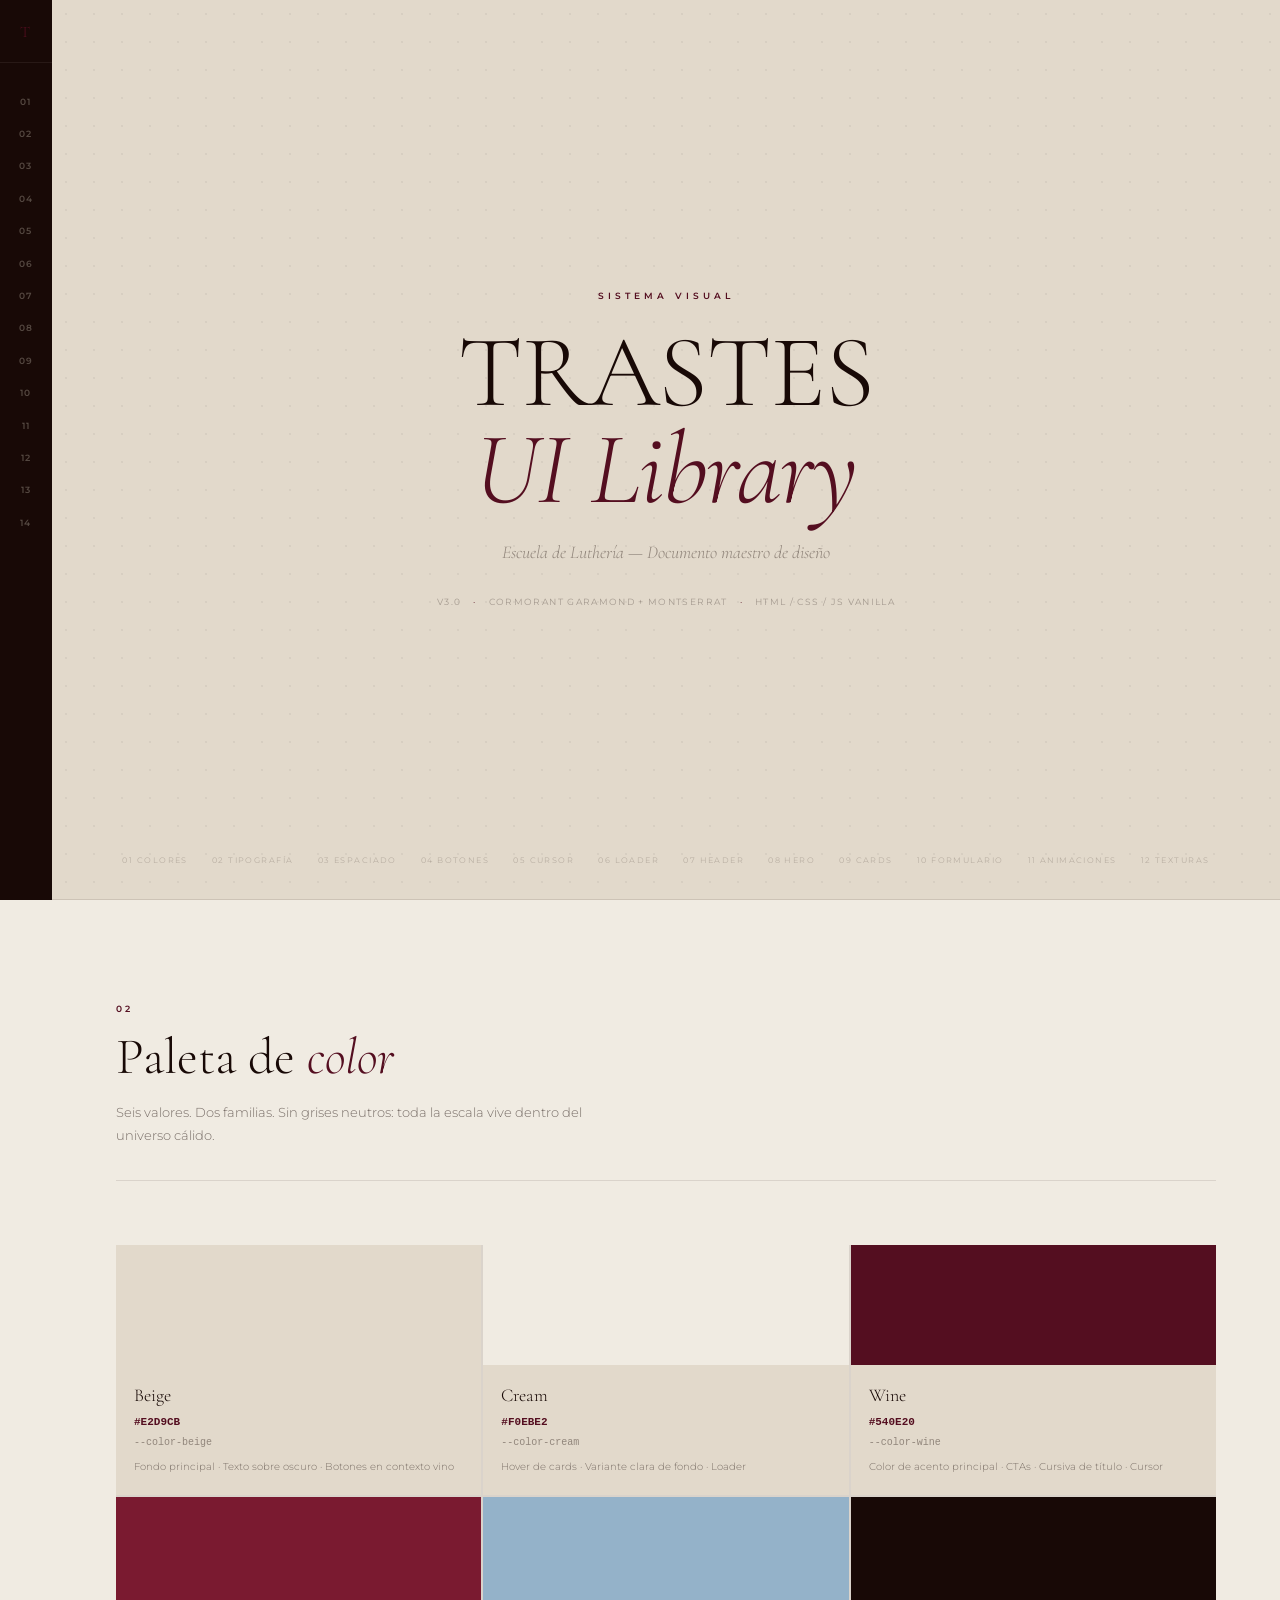
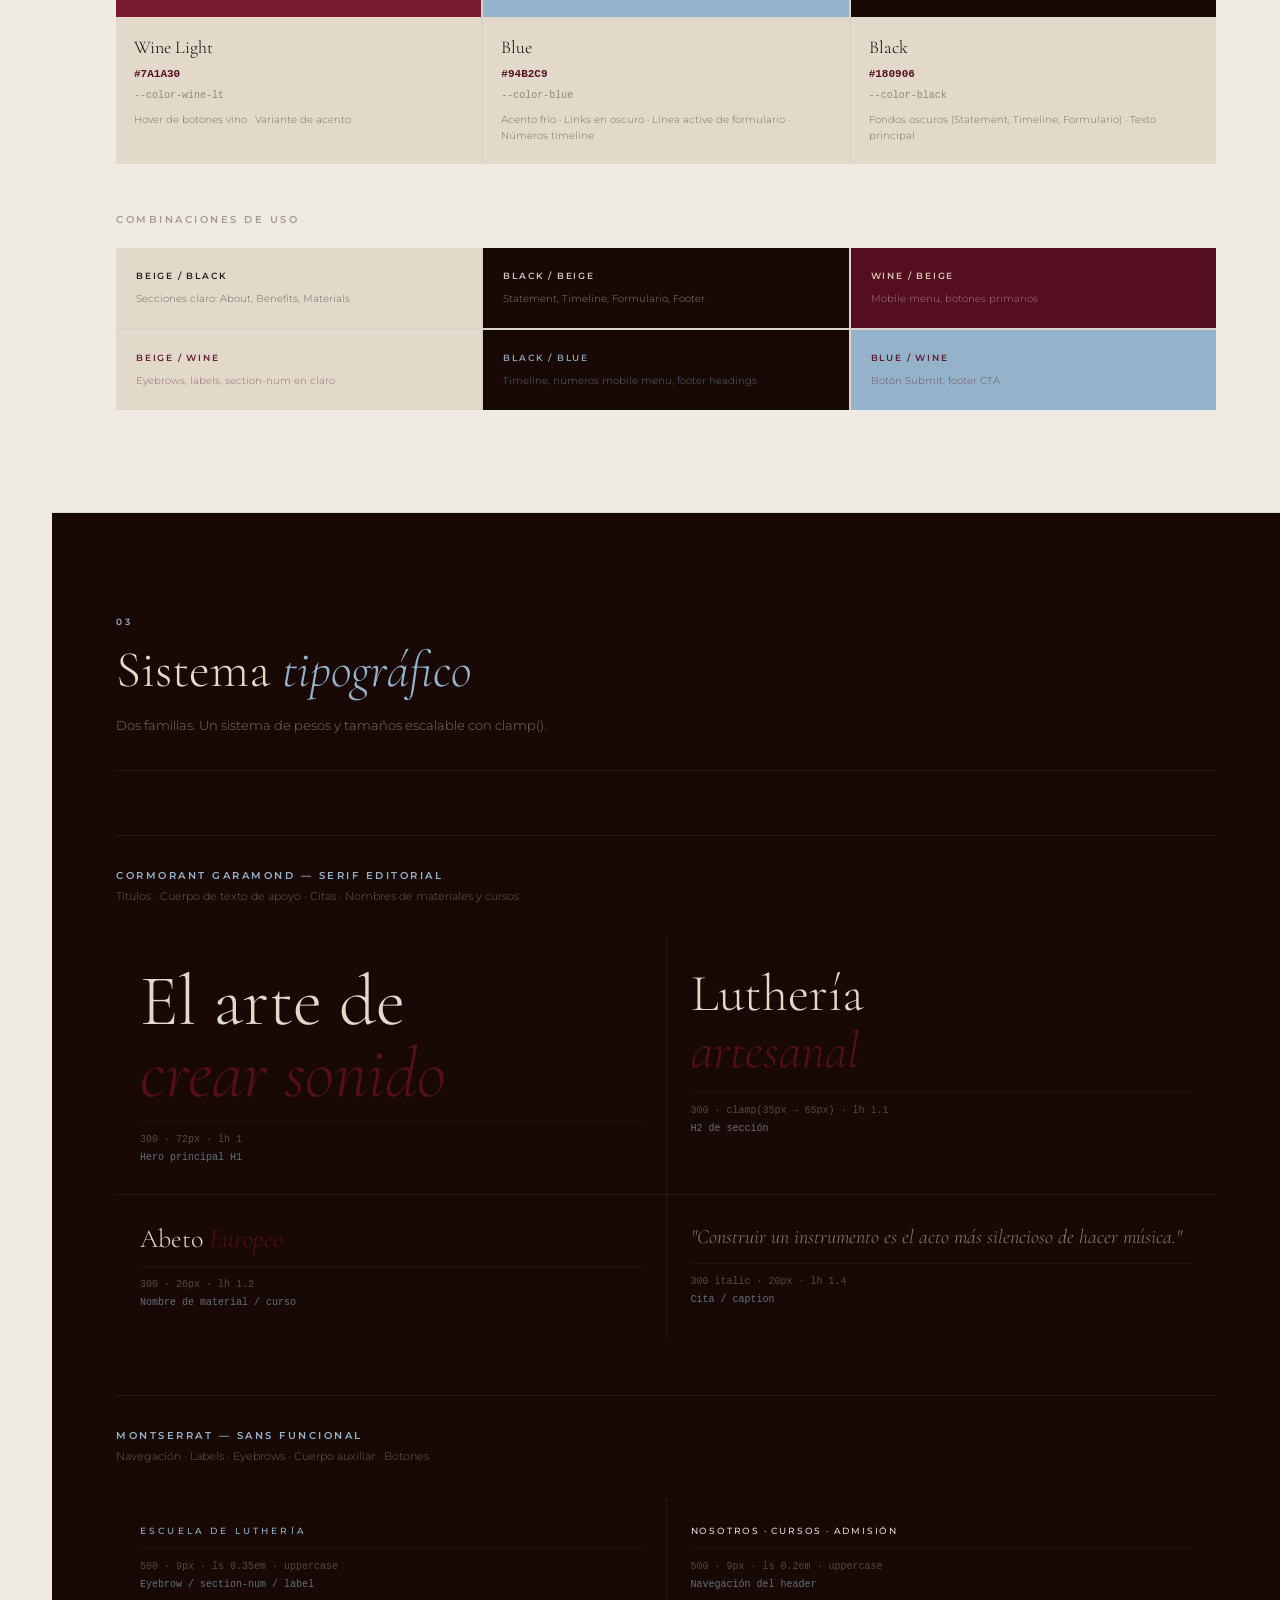
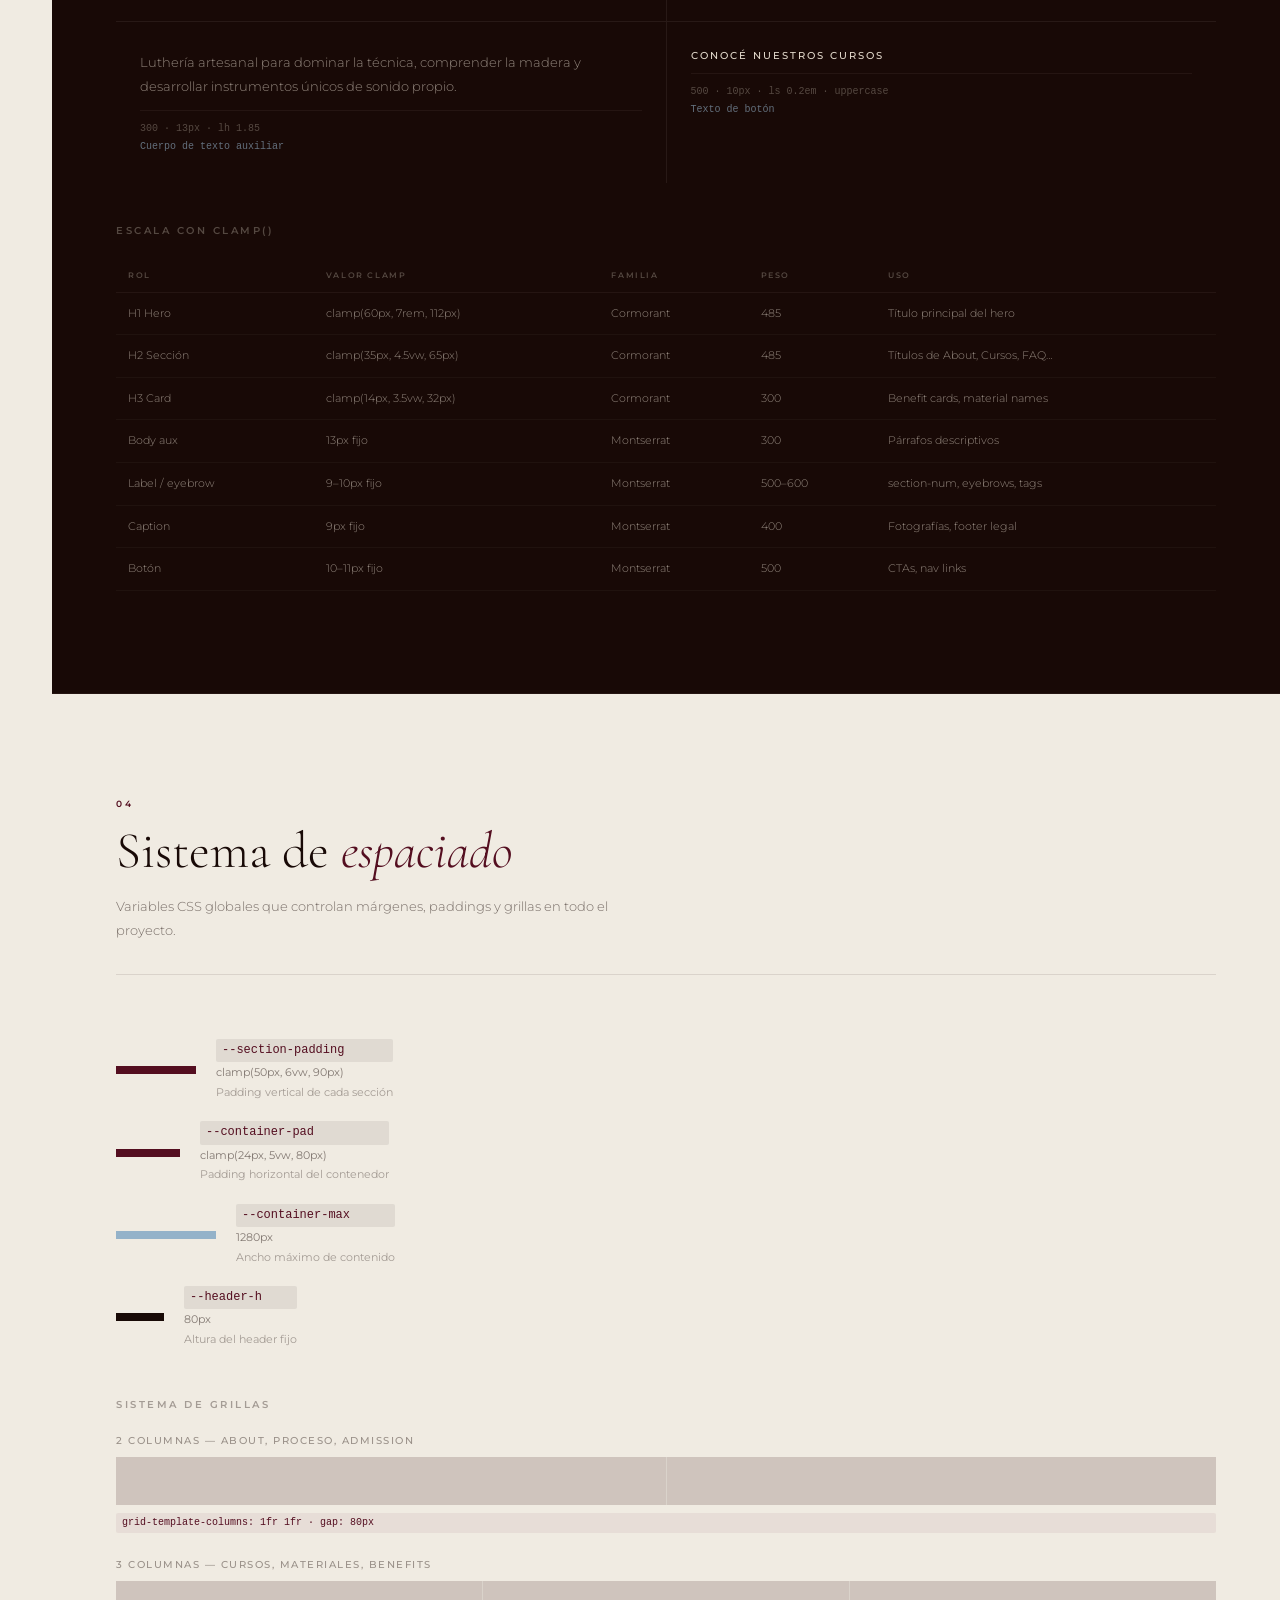
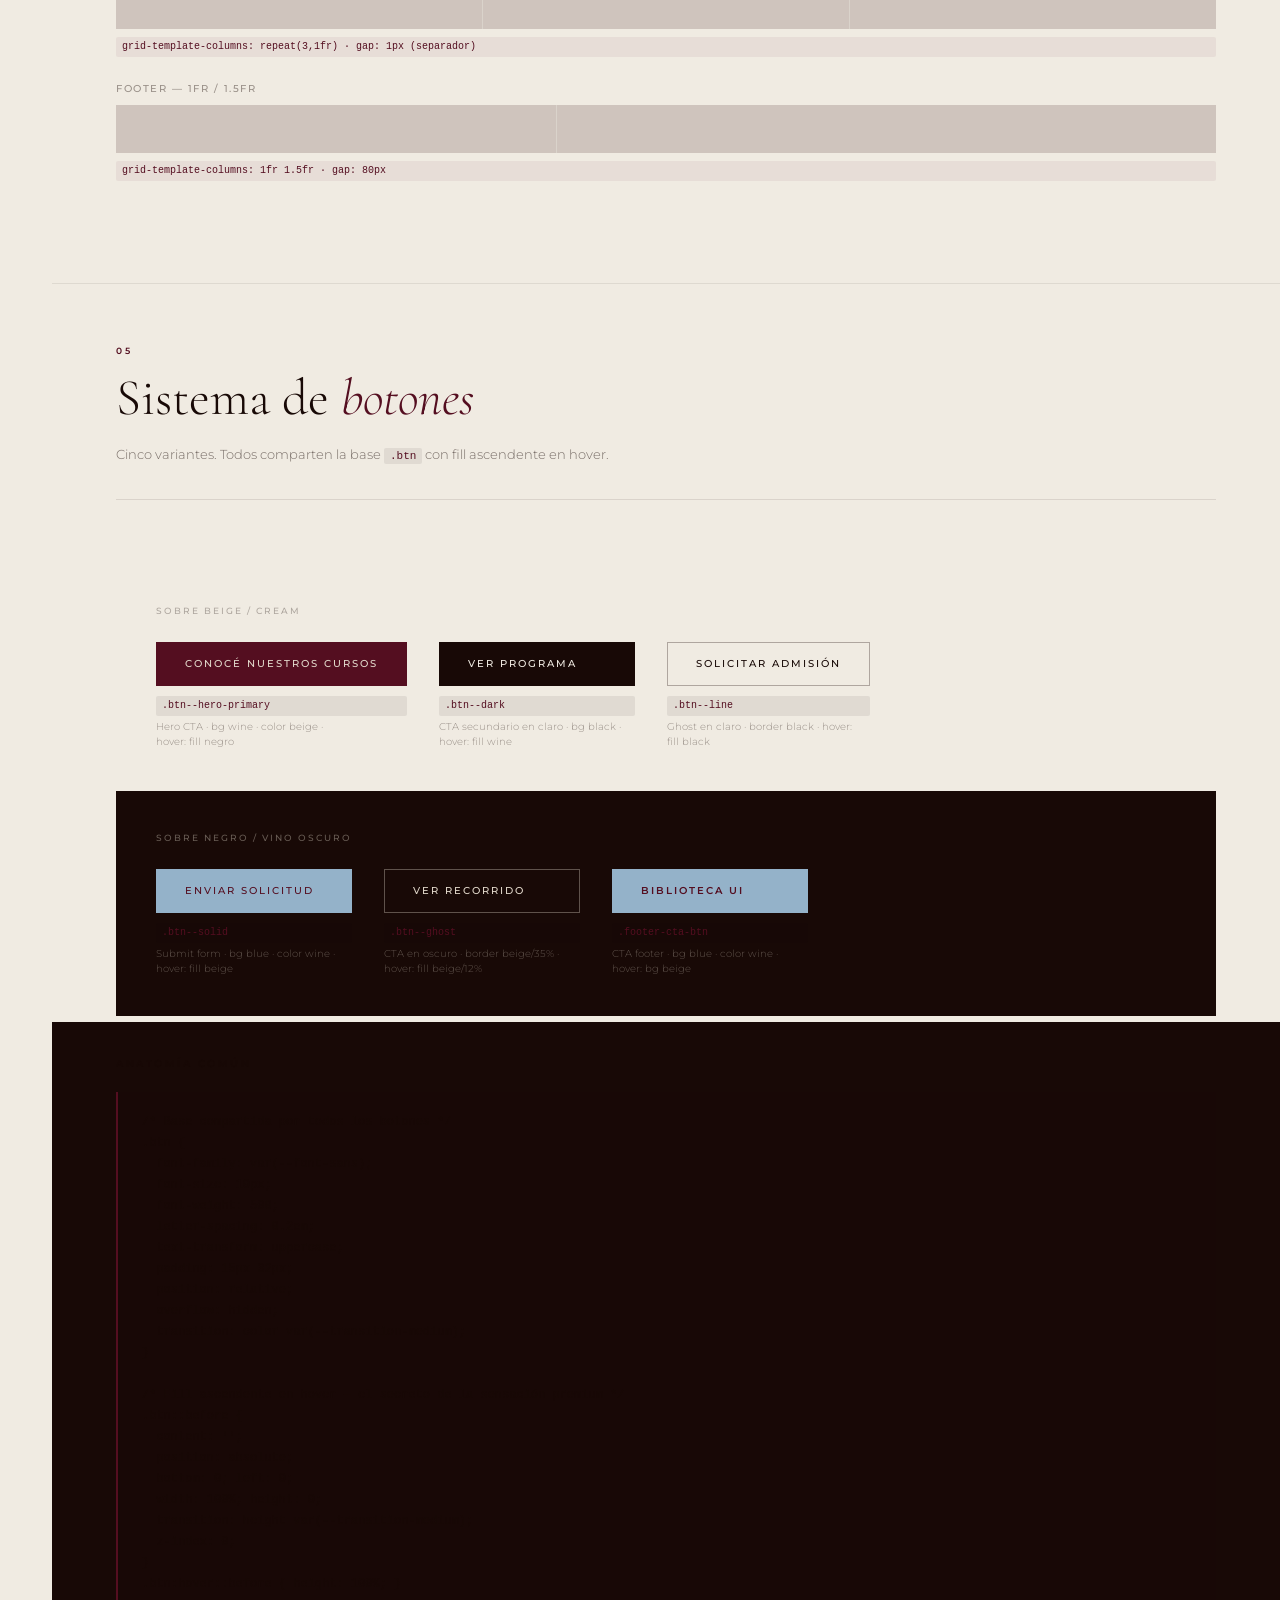
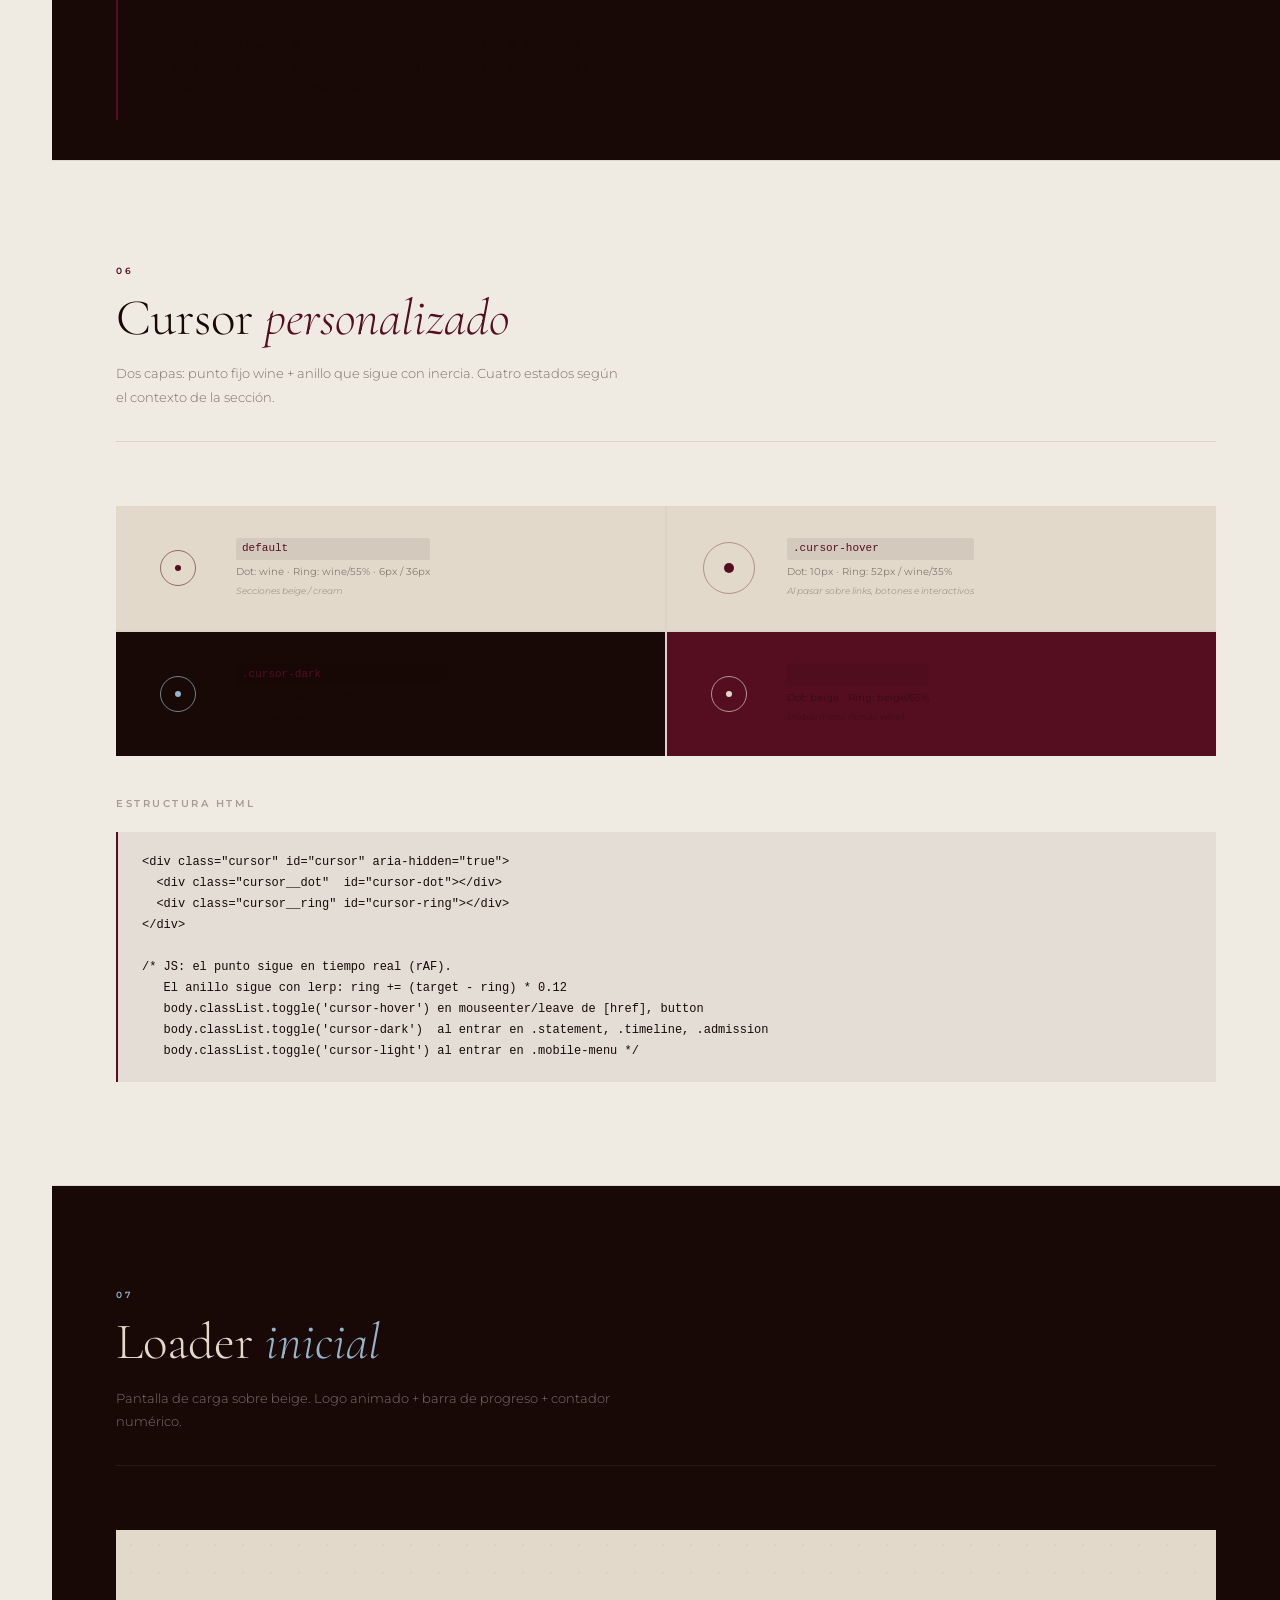
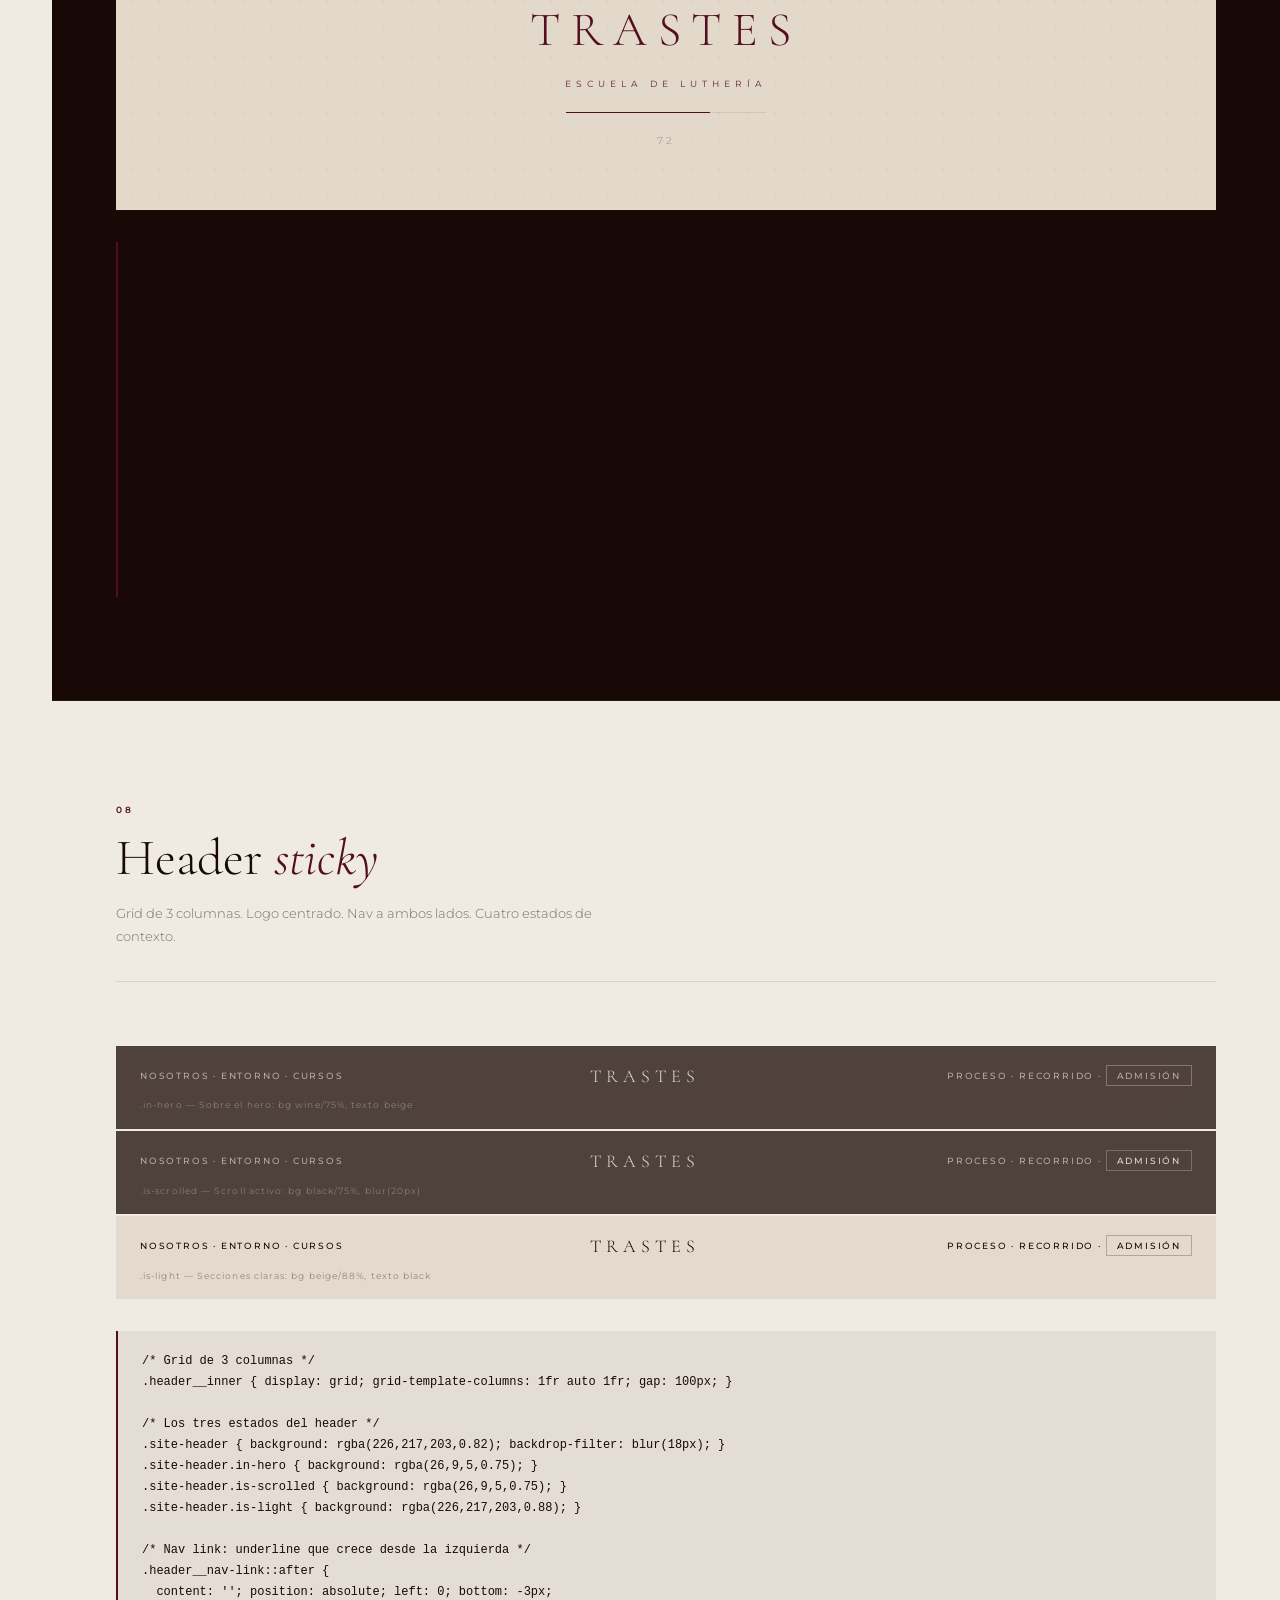
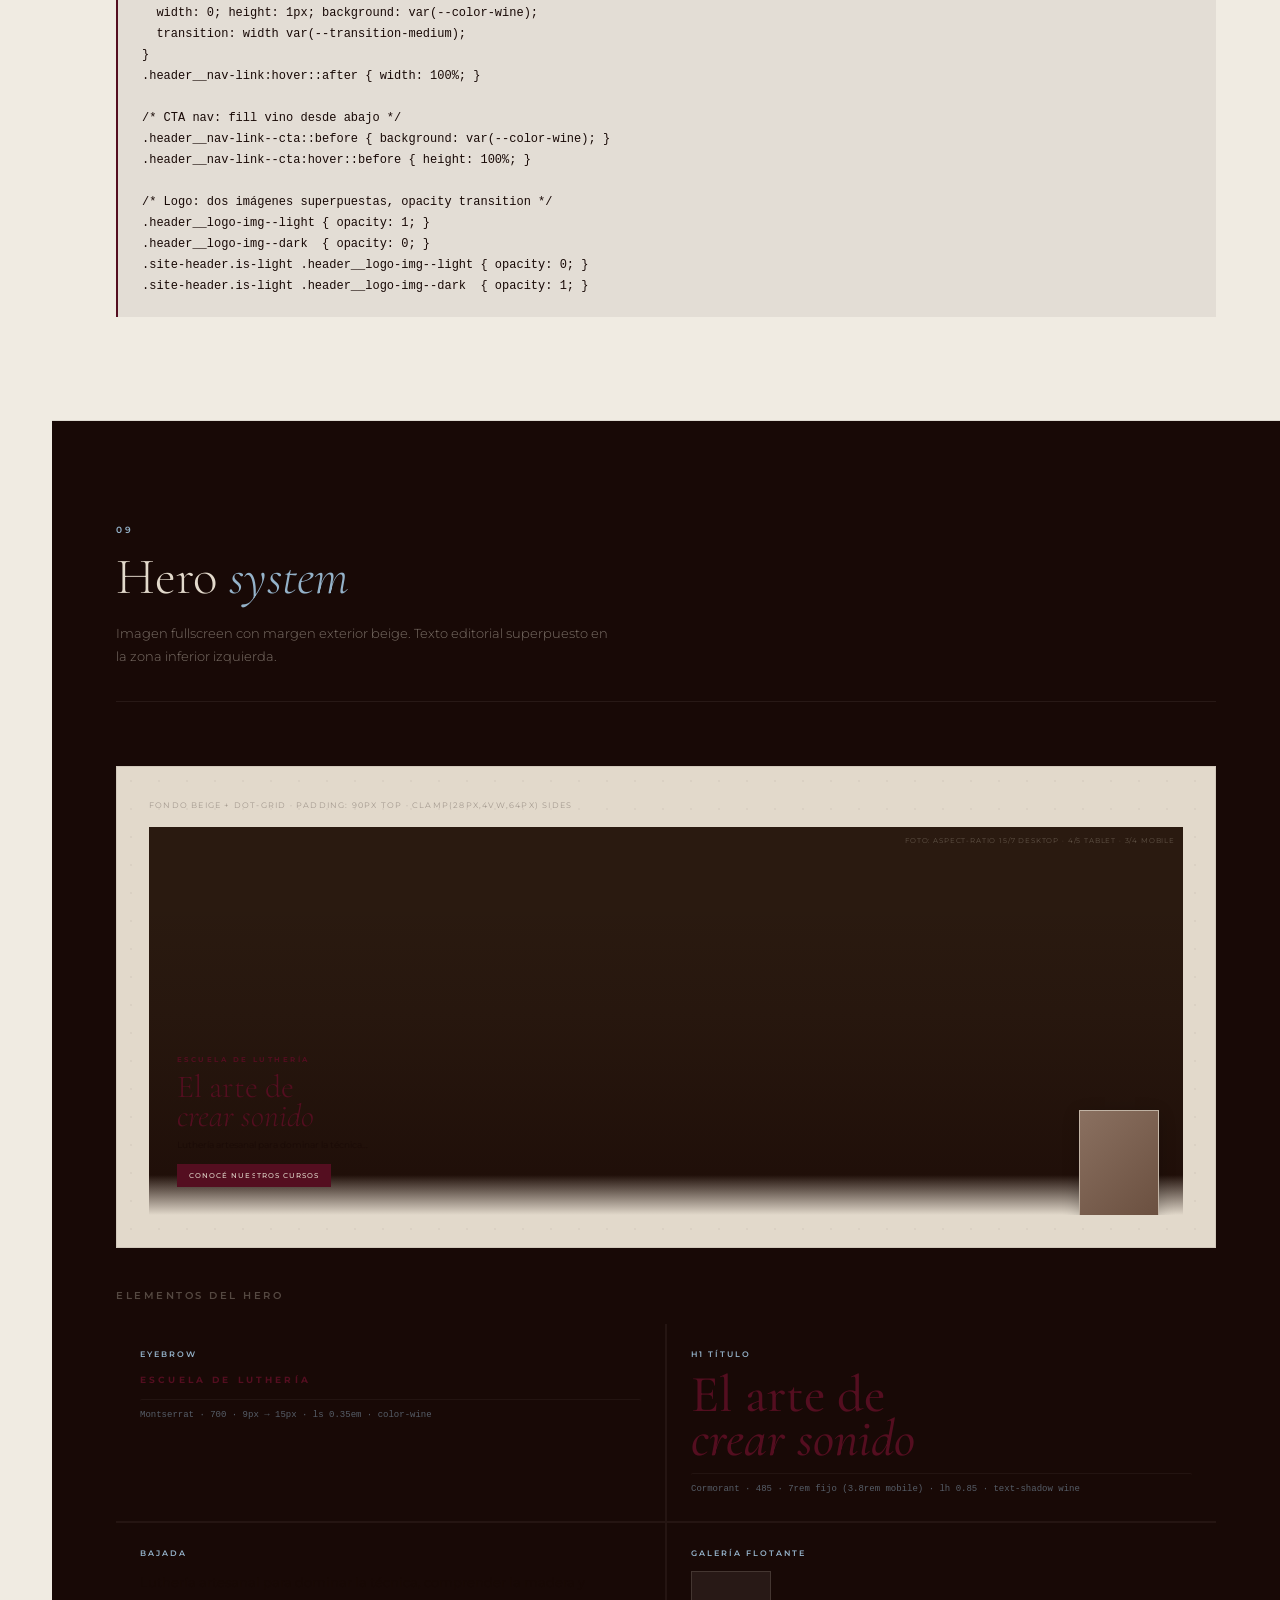
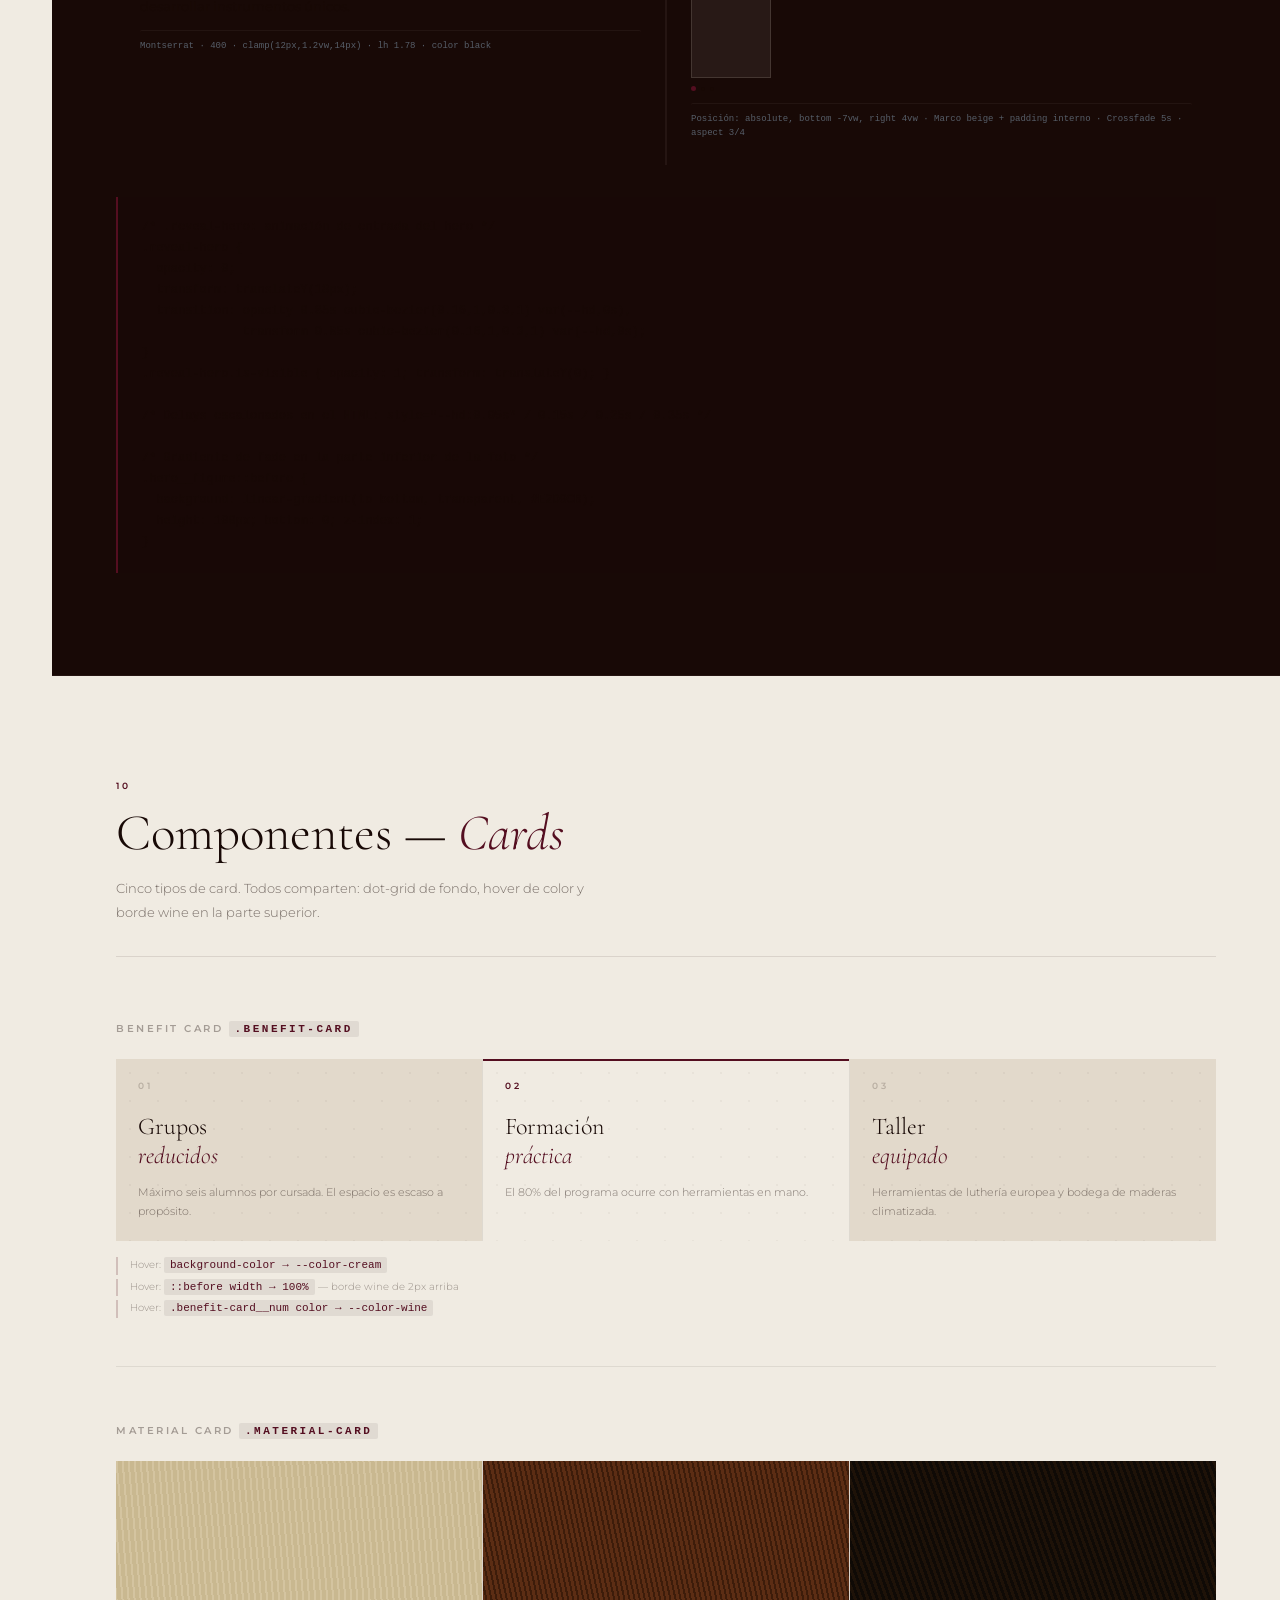
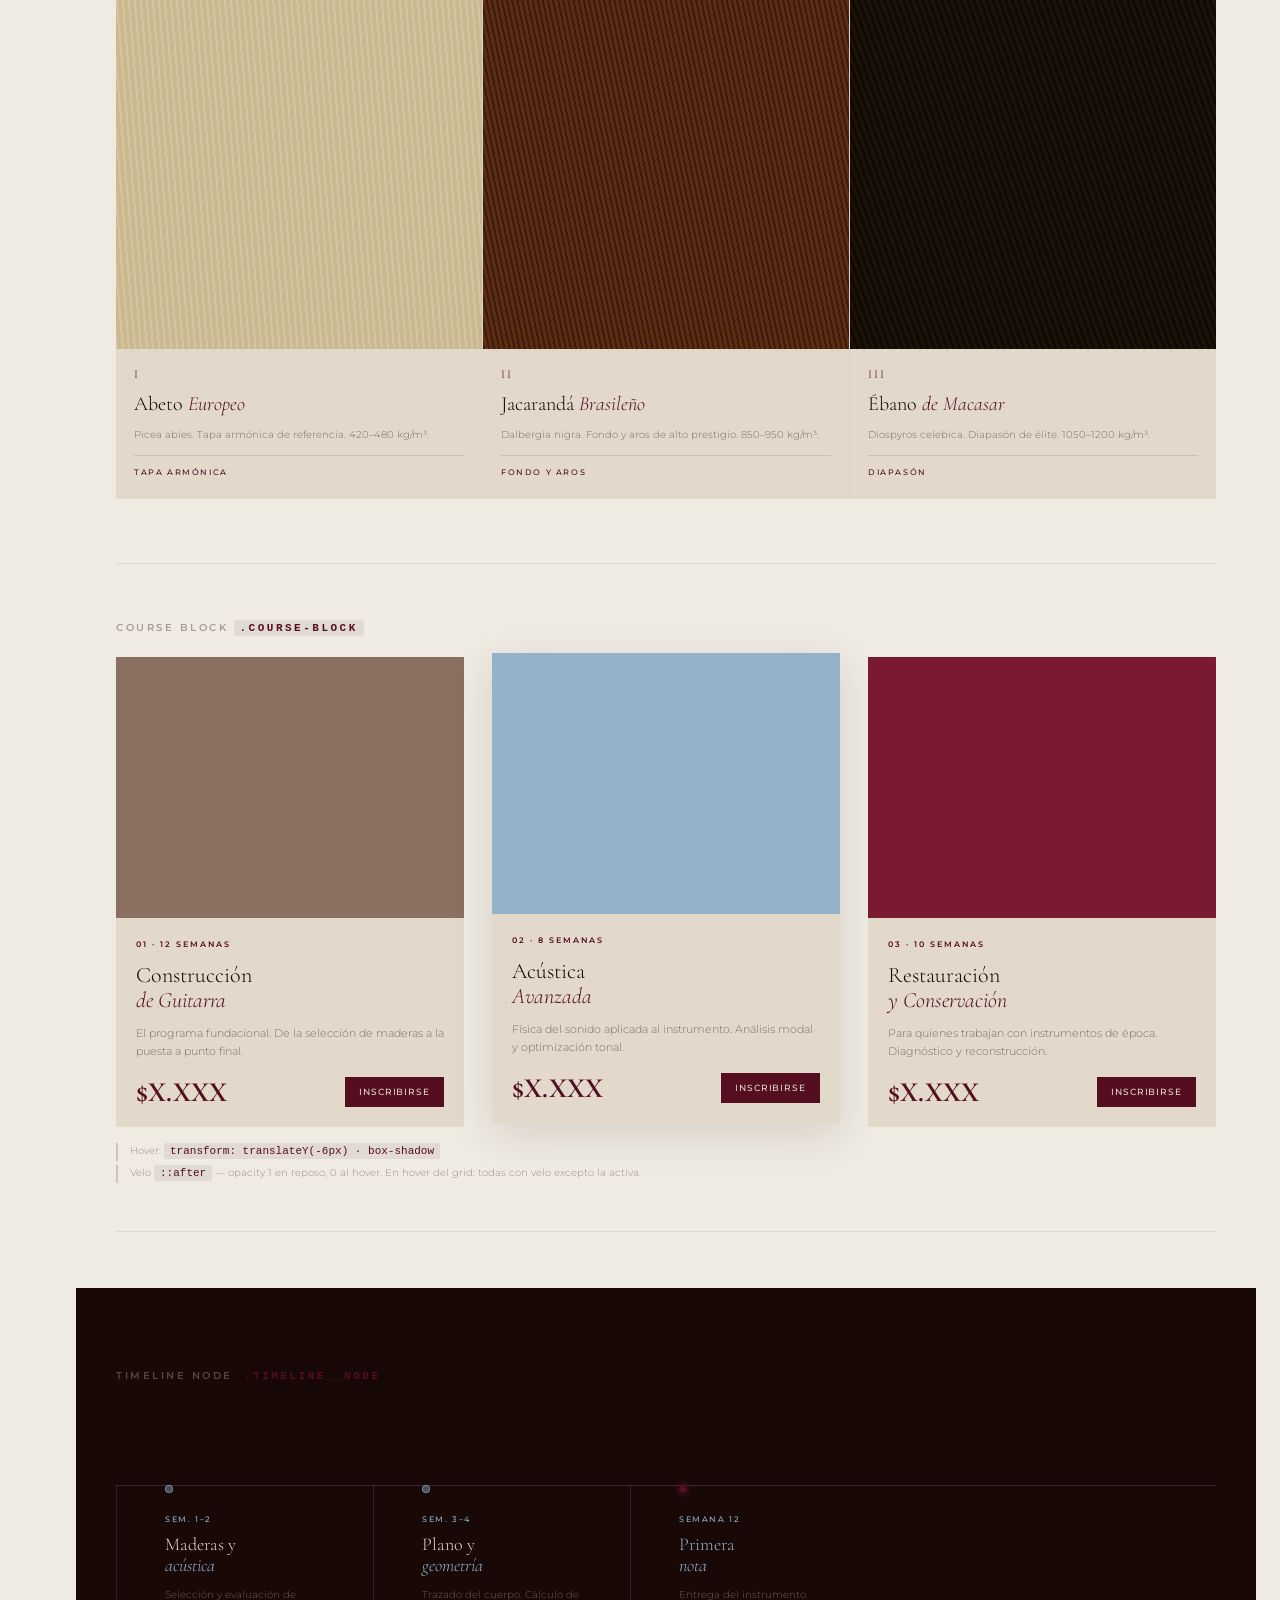
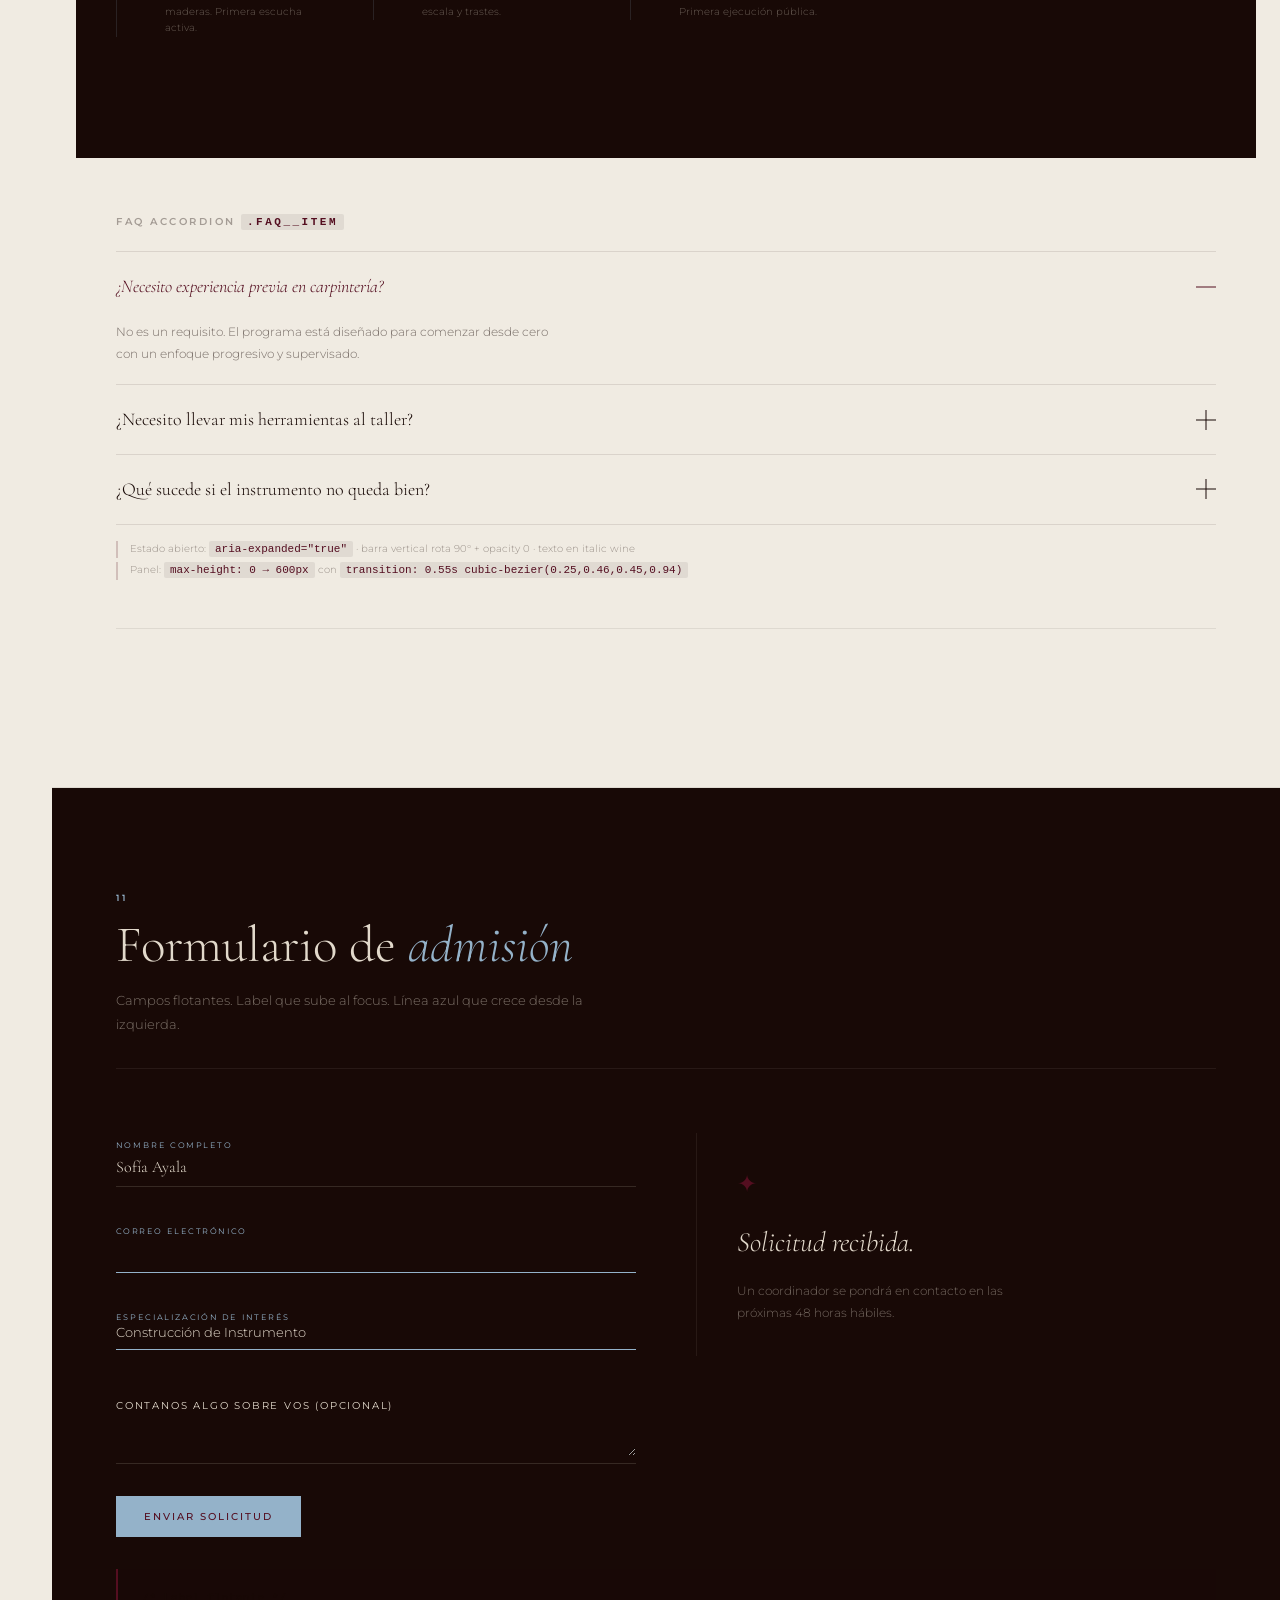
<file: trastes-ui-library.html>
<!DOCTYPE html>
<html lang="es">
<head>
  <meta charset="UTF-8" />
  <meta name="viewport" content="width=device-width, initial-scale=1.0" />
  <title>Trastes — Biblioteca Visual UI</title>
  <link rel="preconnect" href="https://fonts.googleapis.com" />
  <link rel="preconnect" href="https://fonts.gstatic.com" crossorigin />
  <link href="https://fonts.googleapis.com/css2?family=Cormorant+Garamond:ital,wght@0,300;0,400;0,600;1,300;1,400;1,600&family=Montserrat:wght@300;400;500;600&display=swap" rel="stylesheet" />
  <link rel="icon" type="image/png" href="assets/favi-06.png">
  <link rel="stylesheet" href="css/trastes-ui.css" />
</head>
<body>

  <!-- NAV LATERAL FIJA -->
  <nav class="ui-sidenav" aria-label="Secciones de la biblioteca">
    <div class="ui-sidenav__brand">T</div>
    <ul class="ui-sidenav__list">
      <li><a href="#s-portada"      class="ui-sidenav__link" title="Portada">01</a></li>
      <li><a href="#s-colores"      class="ui-sidenav__link" title="Colores">02</a></li>
      <li><a href="#s-tipografia"   class="ui-sidenav__link" title="Tipografía">03</a></li>
      <li><a href="#s-espaciado"    class="ui-sidenav__link" title="Espaciado">04</a></li>
      <li><a href="#s-botones"      class="ui-sidenav__link" title="Botones">05</a></li>
      <li><a href="#s-cursor"       class="ui-sidenav__link" title="Cursor">06</a></li>
      <li><a href="#s-loader"       class="ui-sidenav__link" title="Loader">07</a></li>
      <li><a href="#s-header"       class="ui-sidenav__link" title="Header">08</a></li>
      <li><a href="#s-hero"         class="ui-sidenav__link" title="Hero">09</a></li>
      <li><a href="#s-cards"        class="ui-sidenav__link" title="Cards">10</a></li>
      <li><a href="#s-formulario"   class="ui-sidenav__link" title="Formulario">11</a></li>
      <li><a href="#s-animaciones"  class="ui-sidenav__link" title="Animaciones">12</a></li>
      <li><a href="#s-texturas"     class="ui-sidenav__link" title="Texturas">13</a></li>
      <li><a href="#s-principios"   class="ui-sidenav__link" title="Principios">14</a></li>
    </ul>
  </nav>

  <!-- ================================================================
       01. PORTADA
       ================================================================ -->
  <section class="ui-section ui-section--cover" id="s-portada">
    <div class="ui-cover__bg" aria-hidden="true">
      <div class="ui-cover__dot-grid"></div>
    </div>
    <div class="ui-cover__content">
      <p class="ui-cover__eyebrow">Sistema Visual</p>
      <h1 class="ui-cover__title">TRASTES<br /><em>UI Library</em></h1>
      <p class="ui-cover__sub">Escuela de Luthería — Documento maestro de diseño</p>
      <div class="ui-cover__meta">
        <span>v3.0</span>
        <span class="ui-cover__sep">·</span>
        <span>Cormorant Garamond + Montserrat</span>
        <span class="ui-cover__sep">·</span>
        <span>HTML / CSS / JS Vanilla</span>
      </div>
    </div>
    <div class="ui-cover__index" aria-hidden="true">
      <span>01 Colores</span><span>02 Tipografía</span><span>03 Espaciado</span>
      <span>04 Botones</span><span>05 Cursor</span><span>06 Loader</span>
      <span>07 Header</span><span>08 Hero</span><span>09 Cards</span>
      <span>10 Formulario</span><span>11 Animaciones</span><span>12 Texturas</span>
    </div>
  </section>


  <!-- ================================================================
       02. PALETA DE COLOR
       ================================================================ -->
  <section class="ui-section" id="s-colores">
    <div class="ui-section__inner">
      <header class="ui-section__header">
        <span class="ui-label">02</span>
        <h2 class="ui-section__title">Paleta de <em>color</em></h2>
        <p class="ui-section__desc">Seis valores. Dos familias. Sin grises neutros: toda la escala vive dentro del universo cálido.</p>
      </header>

      <div class="color-grid">

        <div class="color-swatch color-swatch--beige">
          <div class="color-swatch__chip"></div>
          <div class="color-swatch__info">
            <span class="color-swatch__name">Beige</span>
            <span class="color-swatch__hex">#E2D9CB</span>
            <span class="color-swatch__var">--color-beige</span>
            <span class="color-swatch__role">Fondo principal · Texto sobre oscuro · Botones en contexto vino</span>
          </div>
        </div>

        <div class="color-swatch color-swatch--cream">
          <div class="color-swatch__chip"></div>
          <div class="color-swatch__info">
            <span class="color-swatch__name">Cream</span>
            <span class="color-swatch__hex">#F0EBE2</span>
            <span class="color-swatch__var">--color-cream</span>
            <span class="color-swatch__role">Hover de cards · Variante clara de fondo · Loader</span>
          </div>
        </div>

        <div class="color-swatch color-swatch--wine">
          <div class="color-swatch__chip"></div>
          <div class="color-swatch__info">
            <span class="color-swatch__name">Wine</span>
            <span class="color-swatch__hex">#540E20</span>
            <span class="color-swatch__var">--color-wine</span>
            <span class="color-swatch__role">Color de acento principal · CTAs · Cursiva de título · Cursor</span>
          </div>
        </div>

        <div class="color-swatch color-swatch--winelt">
          <div class="color-swatch__chip"></div>
          <div class="color-swatch__info">
            <span class="color-swatch__name">Wine Light</span>
            <span class="color-swatch__hex">#7A1A30</span>
            <span class="color-swatch__var">--color-wine-lt</span>
            <span class="color-swatch__role">Hover de botones vino · Variante de acento</span>
          </div>
        </div>

        <div class="color-swatch color-swatch--blue">
          <div class="color-swatch__chip"></div>
          <div class="color-swatch__info">
            <span class="color-swatch__name">Blue</span>
            <span class="color-swatch__hex">#94B2C9</span>
            <span class="color-swatch__var">--color-blue</span>
            <span class="color-swatch__role">Acento frío · Links en oscuro · Línea active de formulario · Números timeline</span>
          </div>
        </div>

        <div class="color-swatch color-swatch--black">
          <div class="color-swatch__chip"></div>
          <div class="color-swatch__info">
            <span class="color-swatch__name">Black</span>
            <span class="color-swatch__hex">#180906</span>
            <span class="color-swatch__var">--color-black</span>
            <span class="color-swatch__role">Fondos oscuros (Statement, Timeline, Formulario) · Texto principal</span>
          </div>
        </div>

      </div>

      <!-- Combinaciones de uso -->
      <div class="color-combos">
        <h3 class="ui-subsection-title">Combinaciones de uso</h3>
        <div class="color-combos__grid">
          <div class="color-combo" style="background:#E2D9CB; color:#180906;">
            <span class="color-combo__label">Beige / Black</span>
            <span class="color-combo__use">Secciones claro: About, Benefits, Materials</span>
          </div>
          <div class="color-combo" style="background:#180906; color:#E2D9CB;">
            <span class="color-combo__label">Black / Beige</span>
            <span class="color-combo__use">Statement, Timeline, Formulario, Footer</span>
          </div>
          <div class="color-combo" style="background:#540E20; color:#E2D9CB;">
            <span class="color-combo__label">Wine / Beige</span>
            <span class="color-combo__use">Mobile menu, botones primarios</span>
          </div>
          <div class="color-combo" style="background:#E2D9CB; color:#540E20;">
            <span class="color-combo__label">Beige / Wine</span>
            <span class="color-combo__use">Eyebrows, labels, section-num en claro</span>
          </div>
          <div class="color-combo" style="background:#180906; color:#94B2C9;">
            <span class="color-combo__label">Black / Blue</span>
            <span class="color-combo__use">Timeline, números mobile menu, footer headings</span>
          </div>
          <div class="color-combo" style="background:#94B2C9; color:#540E20;">
            <span class="color-combo__label">Blue / Wine</span>
            <span class="color-combo__use">Botón Submit, footer CTA</span>
          </div>
        </div>
      </div>

    </div>
  </section>


  <!-- ================================================================
       03. SISTEMA TIPOGRÁFICO
       ================================================================ -->
  <section class="ui-section ui-section--dark" id="s-tipografia">
    <div class="ui-section__inner">
      <header class="ui-section__header">
        <span class="ui-label ui-label--light">03</span>
        <h2 class="ui-section__title ui-section__title--light">Sistema <em>tipográfico</em></h2>
        <p class="ui-section__desc ui-section__desc--light">Dos familias. Un sistema de pesos y tamaños escalable con clamp().</p>
      </header>

      <!-- Familia Serif -->
      <div class="type-family">
        <div class="type-family__header">
          <span class="type-family__label">Cormorant Garamond — Serif editorial</span>
          <span class="type-family__use">Títulos · Cuerpo de texto de apoyo · Citas · Nombres de materiales y cursos</span>
        </div>
        <div class="type-specimens">
          <div class="type-specimen">
            <p class="type-specimen__sample" style="font-family:'Cormorant Garamond',serif; font-weight:300; font-size:72px; line-height:1;">El arte de<br /><em style="color:#540E20;">crear sonido</em></p>
            <div class="type-specimen__meta">
              <span>300 · 72px · lh 1</span>
              <span>Hero principal H1</span>
            </div>
          </div>
          <div class="type-specimen">
            <p class="type-specimen__sample" style="font-family:'Cormorant Garamond',serif; font-weight:300; font-size:52px; line-height:1.1;">Luthería<br /><em style="color:#540E20;">artesanal</em></p>
            <div class="type-specimen__meta">
              <span>300 · clamp(35px → 65px) · lh 1.1</span>
              <span>H2 de sección</span>
            </div>
          </div>
          <div class="type-specimen">
            <p class="type-specimen__sample" style="font-family:'Cormorant Garamond',serif; font-weight:300; font-size:26px; line-height:1.2;">Abeto <em style="color:#540E20;">Europeo</em></p>
            <div class="type-specimen__meta">
              <span>300 · 26px · lh 1.2</span>
              <span>Nombre de material / curso</span>
            </div>
          </div>
          <div class="type-specimen">
            <p class="type-specimen__sample" style="font-family:'Cormorant Garamond',serif; font-weight:300; font-style:italic; font-size:20px; line-height:1.4; color:rgba(226,217,203,0.55);">"Construir un instrumento es el acto más silencioso de hacer música."</p>
            <div class="type-specimen__meta">
              <span>300 italic · 20px · lh 1.4</span>
              <span>Cita / caption</span>
            </div>
          </div>
        </div>
      </div>

      <!-- Familia Sans -->
      <div class="type-family" style="margin-top:56px;">
        <div class="type-family__header">
          <span class="type-family__label">Montserrat — Sans funcional</span>
          <span class="type-family__use">Navegación · Labels · Eyebrows · Cuerpo auxiliar · Botones</span>
        </div>
        <div class="type-specimens">
          <div class="type-specimen">
            <p class="type-specimen__sample" style="font-family:'Montserrat',sans-serif; font-weight:500; font-size:9px; letter-spacing:0.35em; text-transform:uppercase; color:#94B2C9;">ESCUELA DE LUTHERÍA</p>
            <div class="type-specimen__meta">
              <span>500 · 9px · ls 0.35em · uppercase</span>
              <span>Eyebrow / section-num / label</span>
            </div>
          </div>
          <div class="type-specimen">
            <p class="type-specimen__sample" style="font-family:'Montserrat',sans-serif; font-weight:500; font-size:9px; letter-spacing:0.2em; text-transform:uppercase; color:#E2D9CB;">Nosotros · Cursos · Admisión</p>
            <div class="type-specimen__meta">
              <span>500 · 9px · ls 0.2em · uppercase</span>
              <span>Navegación del header</span>
            </div>
          </div>
          <div class="type-specimen">
            <p class="type-specimen__sample" style="font-family:'Montserrat',sans-serif; font-weight:300; font-size:13px; line-height:1.85; color:rgba(226,217,203,0.6);">Luthería artesanal para dominar la técnica, comprender la madera y desarrollar instrumentos únicos de sonido propio.</p>
            <div class="type-specimen__meta">
              <span>300 · 13px · lh 1.85</span>
              <span>Cuerpo de texto auxiliar</span>
            </div>
          </div>
          <div class="type-specimen">
            <p class="type-specimen__sample" style="font-family:'Montserrat',sans-serif; font-weight:500; font-size:10px; letter-spacing:0.2em; text-transform:uppercase; color:#E2D9CB;">Conocé nuestros cursos</p>
            <div class="type-specimen__meta">
              <span>500 · 10px · ls 0.2em · uppercase</span>
              <span>Texto de botón</span>
            </div>
          </div>
        </div>
      </div>

      <!-- Escala tipográfica -->
      <div class="type-scale">
        <h3 class="ui-subsection-title ui-subsection-title--light">Escala con clamp()</h3>
        <table class="type-scale__table">
          <thead>
            <tr>
              <th>Rol</th><th>Valor clamp</th><th>Familia</th><th>Peso</th><th>Uso</th>
            </tr>
          </thead>
          <tbody>
            <tr><td>H1 Hero</td><td>clamp(60px, 7rem, 112px)</td><td>Cormorant</td><td>485</td><td>Título principal del hero</td></tr>
            <tr><td>H2 Sección</td><td>clamp(35px, 4.5vw, 65px)</td><td>Cormorant</td><td>485</td><td>Títulos de About, Cursos, FAQ…</td></tr>
            <tr><td>H3 Card</td><td>clamp(14px, 3.5vw, 32px)</td><td>Cormorant</td><td>300</td><td>Benefit cards, material names</td></tr>
            <tr><td>Body aux</td><td>13px fijo</td><td>Montserrat</td><td>300</td><td>Párrafos descriptivos</td></tr>
            <tr><td>Label / eyebrow</td><td>9–10px fijo</td><td>Montserrat</td><td>500–600</td><td>section-num, eyebrows, tags</td></tr>
            <tr><td>Caption</td><td>9px fijo</td><td>Montserrat</td><td>400</td><td>Fotografías, footer legal</td></tr>
            <tr><td>Botón</td><td>10–11px fijo</td><td>Montserrat</td><td>500</td><td>CTAs, nav links</td></tr>
          </tbody>
        </table>
      </div>

    </div>
  </section>


  <!-- ================================================================
       04. SISTEMA DE ESPACIADO
       ================================================================ -->
  <section class="ui-section" id="s-espaciado">
    <div class="ui-section__inner">
      <header class="ui-section__header">
        <span class="ui-label">04</span>
        <h2 class="ui-section__title">Sistema de <em>espaciado</em></h2>
        <p class="ui-section__desc">Variables CSS globales que controlan márgenes, paddings y grillas en todo el proyecto.</p>
      </header>

      <div class="spacing-grid">

        <div class="spacing-item">
          <div class="spacing-item__bar" style="width:80px; background:#540E20;"></div>
          <div class="spacing-item__info">
            <code>--section-padding</code>
            <span>clamp(50px, 6vw, 90px)</span>
            <span class="spacing-item__use">Padding vertical de cada sección</span>
          </div>
        </div>

        <div class="spacing-item">
          <div class="spacing-item__bar" style="width:64px; background:#540E20;"></div>
          <div class="spacing-item__info">
            <code>--container-pad</code>
            <span>clamp(24px, 5vw, 80px)</span>
            <span class="spacing-item__use">Padding horizontal del contenedor</span>
          </div>
        </div>

        <div class="spacing-item">
          <div class="spacing-item__bar" style="width:100px; background:#94B2C9;"></div>
          <div class="spacing-item__info">
            <code>--container-max</code>
            <span>1280px</span>
            <span class="spacing-item__use">Ancho máximo de contenido</span>
          </div>
        </div>

        <div class="spacing-item">
          <div class="spacing-item__bar" style="width:48px; background:#180906;"></div>
          <div class="spacing-item__info">
            <code>--header-h</code>
            <span>80px</span>
            <span class="spacing-item__use">Altura del header fijo</span>
          </div>
        </div>

      </div>

      <!-- Grid system -->
      <div class="grid-demo">
        <h3 class="ui-subsection-title">Sistema de grillas</h3>
        <div class="grid-demo__examples">

          <div class="grid-demo__item">
            <span class="grid-demo__label">2 columnas — About, Proceso, Admission</span>
            <div class="grid-demo__visual grid-demo__visual--2">
              <div class="grid-demo__col"></div>
              <div class="grid-demo__col"></div>
            </div>
            <code>grid-template-columns: 1fr 1fr · gap: 80px</code>
          </div>

          <div class="grid-demo__item">
            <span class="grid-demo__label">3 columnas — Cursos, Materiales, Benefits</span>
            <div class="grid-demo__visual grid-demo__visual--3">
              <div class="grid-demo__col"></div>
              <div class="grid-demo__col"></div>
              <div class="grid-demo__col"></div>
            </div>
            <code>grid-template-columns: repeat(3,1fr) · gap: 1px (separador)</code>
          </div>

          <div class="grid-demo__item">
            <span class="grid-demo__label">Footer — 1fr / 1.5fr</span>
            <div class="grid-demo__visual grid-demo__visual--footer">
              <div class="grid-demo__col" style="flex:1"></div>
              <div class="grid-demo__col" style="flex:1.5"></div>
            </div>
            <code>grid-template-columns: 1fr 1.5fr · gap: 80px</code>
          </div>

        </div>
      </div>

    </div>
  </section>


  <!-- ================================================================
       05. SISTEMA DE BOTONES
       ================================================================ -->
  <section class="ui-section ui-section--split" id="s-botones">
    <div class="ui-section__inner">
      <header class="ui-section__header">
        <span class="ui-label">05</span>
        <h2 class="ui-section__title">Sistema de <em>botones</em></h2>
        <p class="ui-section__desc">Cinco variantes. Todos comparten la base <code>.btn</code> con fill ascendente en hover.</p>
      </header>

      <div class="btn-showcase">

        <!-- Sobre fondo claro -->
        <div class="btn-showcase__context btn-showcase__context--light">
          <span class="btn-showcase__ctx-label">Sobre beige / cream</span>

          <div class="btn-showcase__row">
            <div class="btn-showcase__item">
              <a href="#" class="btn--demo btn--hero-primary-demo">Conocé nuestros cursos</a>
              <div class="btn-showcase__meta">
                <code>.btn--hero-primary</code>
                <span>Hero CTA · bg wine · color beige · hover: fill negro</span>
              </div>
            </div>

            <div class="btn-showcase__item">
              <a href="#" class="btn--demo btn--dark-demo">Ver programa</a>
              <div class="btn-showcase__meta">
                <code>.btn--dark</code>
                <span>CTA secundario en claro · bg black · hover: fill wine</span>
              </div>
            </div>

            <div class="btn-showcase__item">
              <a href="#" class="btn--demo btn--line-demo">Solicitar admisión</a>
              <div class="btn-showcase__meta">
                <code>.btn--line</code>
                <span>Ghost en claro · border black · hover: fill black</span>
              </div>
            </div>
          </div>
        </div>

        <!-- Sobre fondo oscuro -->
        <div class="btn-showcase__context btn-showcase__context--dark">
          <span class="btn-showcase__ctx-label" style="color:rgba(226,217,203,0.4)">Sobre negro / vino oscuro</span>

          <div class="btn-showcase__row">
            <div class="btn-showcase__item">
              <a href="#" class="btn--demo btn--solid-demo">Enviar solicitud</a>
              <div class="btn-showcase__meta">
                <code>.btn--solid</code>
                <span>Submit form · bg blue · color wine · hover: fill beige</span>
              </div>
            </div>

            <div class="btn-showcase__item">
              <a href="#" class="btn--demo btn--ghost-demo">Ver recorrido</a>
              <div class="btn-showcase__meta">
                <code>.btn--ghost</code>
                <span>CTA en oscuro · border beige/35% · hover: fill beige/12%</span>
              </div>
            </div>

            <div class="btn-showcase__item">
              <a href="#" class="btn--demo btn--footer-demo">Biblioteca UI</a>
              <div class="btn-showcase__meta">
                <code>.footer-cta-btn</code>
                <span>CTA footer · bg blue · color wine · hover: bg beige</span>
              </div>
            </div>
          </div>
        </div>

      </div>

      <!-- Anatomía del botón -->
      <div class="btn-anatomy">
        <h3 class="ui-subsection-title">Anatomía común</h3>
        <div class="btn-anatomy__code">
<pre><code>/* Base compartida por todos los botones */
.btn {
  font-family: var(--font-sans);
  font-size: 10px;
  font-weight: 500;
  letter-spacing: 0.2em;
  text-transform: uppercase;
  padding: 15px 32px;
  position: relative;
  overflow: hidden;
  transition: color var(--transition-medium);
}

/* Fill ascendente en hover — el secreto de la sensación premium */
.btn::before {
  content: '';
  position: absolute;
  bottom: 0; left: 0;
  width: 100%; height: 0;
  transition: height var(--transition-medium);
  z-index: 0;
}
.btn:hover::before { height: 100%; }

/* Transiciones */
--transition-slow:   0.7s cubic-bezier(0.25, 0.46, 0.45, 0.94)
--transition-medium: 0.4s cubic-bezier(0.25, 0.46, 0.45, 0.94)
--transition-fast:   0.25s ease</code></pre>
        </div>
      </div>

    </div>
  </section>


  <!-- ================================================================
       06. CURSOR PERSONALIZADO
       ================================================================ -->
  <section class="ui-section" id="s-cursor">
    <div class="ui-section__inner">
      <header class="ui-section__header">
        <span class="ui-label">06</span>
        <h2 class="ui-section__title">Cursor <em>personalizado</em></h2>
        <p class="ui-section__desc">Dos capas: punto fijo wine + anillo que sigue con inercia. Cuatro estados según el contexto de la sección.</p>
      </header>

      <div class="cursor-states">

        <div class="cursor-state cursor-state--default">
          <div class="cursor-preview">
            <div class="cursor-preview__dot" style="background:#540E20;"></div>
            <div class="cursor-preview__ring" style="border-color:rgba(84,14,32,0.55);"></div>
          </div>
          <div class="cursor-state__info">
            <code>default</code>
            <span>Dot: wine · Ring: wine/55% · 6px / 36px</span>
            <span class="cursor-state__trigger">Secciones beige / cream</span>
          </div>
        </div>

        <div class="cursor-state cursor-state--hover">
          <div class="cursor-preview">
            <div class="cursor-preview__dot" style="background:#540E20; width:10px; height:10px;"></div>
            <div class="cursor-preview__ring" style="border-color:rgba(84,14,32,0.35); width:52px; height:52px;"></div>
          </div>
          <div class="cursor-state__info">
            <code>.cursor-hover</code>
            <span>Dot: 10px · Ring: 52px / wine/35%</span>
            <span class="cursor-state__trigger">Al pasar sobre links, botones e interactivos</span>
          </div>
        </div>

        <div class="cursor-state cursor-state--dark" style="background:#180906;">
          <div class="cursor-preview">
            <div class="cursor-preview__dot" style="background:#94B2C9;"></div>
            <div class="cursor-preview__ring" style="border-color:rgba(148,178,201,0.7);"></div>
          </div>
          <div class="cursor-state__info" style="color:#E2D9CB;">
            <code>.cursor-dark</code>
            <span>Dot: blue · Ring: blue/70%</span>
            <span class="cursor-state__trigger" style="color:rgba(226,217,203,0.4)">Secciones oscuras: Statement, Timeline, Footer</span>
          </div>
        </div>

        <div class="cursor-state cursor-state--light" style="background:#540E20;">
          <div class="cursor-preview">
            <div class="cursor-preview__dot" style="background:#E2D9CB;"></div>
            <div class="cursor-preview__ring" style="border-color:rgba(226,217,203,0.65);"></div>
          </div>
          <div class="cursor-state__info" style="color:#E2D9CB;">
            <code>.cursor-light</code>
            <span>Dot: beige · Ring: beige/65%</span>
            <span class="cursor-state__trigger" style="color:rgba(226,217,203,0.5)">Mobile menu (fondo wine)</span>
          </div>
        </div>

      </div>

      <div class="cursor-anatomy">
        <h3 class="ui-subsection-title">Estructura HTML</h3>
        <div class="btn-anatomy__code">
<pre><code>&lt;div class="cursor" id="cursor" aria-hidden="true"&gt;
  &lt;div class="cursor__dot"  id="cursor-dot"&gt;&lt;/div&gt;
  &lt;div class="cursor__ring" id="cursor-ring"&gt;&lt;/div&gt;
&lt;/div&gt;

/* JS: el punto sigue en tiempo real (rAF).
   El anillo sigue con lerp: ring += (target - ring) * 0.12
   body.classList.toggle('cursor-hover') en mouseenter/leave de [href], button
   body.classList.toggle('cursor-dark')  al entrar en .statement, .timeline, .admission
   body.classList.toggle('cursor-light') al entrar en .mobile-menu */</code></pre>
        </div>
      </div>

    </div>
  </section>


  <!-- ================================================================
       07. LOADER
       ================================================================ -->
  <section class="ui-section ui-section--dark" id="s-loader">
    <div class="ui-section__inner">
      <header class="ui-section__header">
        <span class="ui-label ui-label--light">07</span>
        <h2 class="ui-section__title ui-section__title--light">Loader <em>inicial</em></h2>
        <p class="ui-section__desc ui-section__desc--light">Pantalla de carga sobre beige. Logo animado + barra de progreso + contador numérico.</p>
      </header>

      <!-- Maqueta del loader -->
      <div class="loader-preview">
        <div class="loader-preview__inner">
          <div class="loader-preview__brand">
            <div class="loader-preview__logo-placeholder">TRASTES</div>
            <span class="loader-preview__sub">Escuela de Luthería</span>
          </div>
          <div class="loader-preview__progress">
            <div class="loader-preview__bar" style="width:72%"></div>
          </div>
          <span class="loader-preview__counter">72</span>
        </div>
      </div>

      <div class="btn-anatomy__code" style="margin-top:32px;">
<pre><code>/* Loader: fondo beige con logo animado */
.loader { background: var(--color-beige); }

/* Logo: fade+up con cubic-bezier(0.16,1,0.3,1) */
.loader__logo { animation: loader-word-in 0.9s ease 0.2s both; }
@keyframes loader-word-in {
  from { opacity: 0; transform: translateY(24px); }
  to   { opacity: 1; transform: translateY(0); }
}

/* Ocultar: opacity 0 + visibility hidden → 0.8s ease */
.loader.is-hidden { opacity: 0; visibility: hidden; }

/* JS: incrementa .loader__progress-bar width de 0 a 100%
   Dura ~1.8s. Al llegar a 100%, espera 300ms y añade .is-hidden */</code></pre>
      </div>

    </div>
  </section>


  <!-- ================================================================
       08. HEADER
       ================================================================ -->
  <section class="ui-section" id="s-header">
    <div class="ui-section__inner">
      <header class="ui-section__header">
        <span class="ui-label">08</span>
        <h2 class="ui-section__title">Header <em>sticky</em></h2>
        <p class="ui-section__desc">Grid de 3 columnas. Logo centrado. Nav a ambos lados. Cuatro estados de contexto.</p>
      </header>

      <!-- Preview de los estados del header -->
      <div class="header-states">

        <div class="header-preview header-preview--hero">
          <div class="header-preview__inner">
            <span class="header-preview__nav">Nosotros · Entorno · Cursos</span>
            <span class="header-preview__logo">TRASTES</span>
            <span class="header-preview__nav">Proceso · Recorrido · <span style="border:1px solid rgba(226,217,203,.35); padding:4px 10px;">Admisión</span></span>
          </div>
          <span class="header-preview__label">.in-hero — Sobre el hero: bg wine/75%, texto beige</span>
        </div>

        <div class="header-preview header-preview--scrolled">
          <div class="header-preview__inner">
            <span class="header-preview__nav" style="color:rgba(226,217,203,0.7)">Nosotros · Entorno · Cursos</span>
            <span class="header-preview__logo" style="color:#E2D9CB;">TRASTES</span>
            <span class="header-preview__nav" style="color:rgba(226,217,203,0.7)">Proceso · Recorrido · <span style="border:1px solid rgba(226,217,203,.3); padding:4px 10px; color:#E2D9CB;">Admisión</span></span>
          </div>
          <span class="header-preview__label" style="color:rgba(226,217,203,0.4)">.is-scrolled — Scroll activo: bg black/75%, blur(20px)</span>
        </div>

        <div class="header-preview header-preview--light">
          <div class="header-preview__inner">
            <span class="header-preview__nav" style="color:#180906;">Nosotros · Entorno · Cursos</span>
            <span class="header-preview__logo" style="color:#180906;">TRASTES</span>
            <span class="header-preview__nav" style="color:#180906;">Proceso · Recorrido · <span style="border:1px solid rgba(24,9,6,0.25); padding:4px 10px; color:#180906;">Admisión</span></span>
          </div>
          <span class="header-preview__label" style="color:rgba(24,9,6,0.4)">.is-light — Secciones claras: bg beige/88%, texto black</span>
        </div>

      </div>

      <div class="btn-anatomy__code" style="margin-top:32px;">
<pre><code>/* Grid de 3 columnas */
.header__inner { display: grid; grid-template-columns: 1fr auto 1fr; gap: 100px; }

/* Los tres estados del header */
.site-header { background: rgba(226,217,203,0.82); backdrop-filter: blur(18px); }
.site-header.in-hero { background: rgba(26,9,5,0.75); }
.site-header.is-scrolled { background: rgba(26,9,5,0.75); }
.site-header.is-light { background: rgba(226,217,203,0.88); }

/* Nav link: underline que crece desde la izquierda */
.header__nav-link::after {
  content: ''; position: absolute; left: 0; bottom: -3px;
  width: 0; height: 1px; background: var(--color-wine);
  transition: width var(--transition-medium);
}
.header__nav-link:hover::after { width: 100%; }

/* CTA nav: fill vino desde abajo */
.header__nav-link--cta::before { background: var(--color-wine); }
.header__nav-link--cta:hover::before { height: 100%; }

/* Logo: dos imágenes superpuestas, opacity transition */
.header__logo-img--light { opacity: 1; }
.header__logo-img--dark  { opacity: 0; }
.site-header.is-light .header__logo-img--light { opacity: 0; }
.site-header.is-light .header__logo-img--dark  { opacity: 1; }</code></pre>
      </div>

    </div>
  </section>


  <!-- ================================================================
       09. HERO SYSTEM
       ================================================================ -->
  <section class="ui-section ui-section--dark" id="s-hero">
    <div class="ui-section__inner">
      <header class="ui-section__header">
        <span class="ui-label ui-label--light">09</span>
        <h2 class="ui-section__title ui-section__title--light">Hero <em>system</em></h2>
        <p class="ui-section__desc ui-section__desc--light">Imagen fullscreen con margen exterior beige. Texto editorial superpuesto en la zona inferior izquierda.</p>
      </header>

      <!-- Anatomía visual del hero -->
      <div class="hero-anatomy">
        <div class="hero-anatomy__diagram">
          <div class="hero-anatomy__beige-frame">
            <span class="hero-anatomy__frame-label">Fondo beige + dot-grid · padding: 90px top · clamp(28px,4vw,64px) sides</span>
            <div class="hero-anatomy__figure">
              <div class="hero-anatomy__gradient"></div>
              <div class="hero-anatomy__content">
                <p class="hero-anatomy__eyebrow">ESCUELA DE LUTHERÍA</p>
                <p class="hero-anatomy__title">El arte de<br /><em>crear sonido</em></p>
                <p class="hero-anatomy__desc">Luthería artesanal para dominar la técnica…</p>
                <div class="hero-anatomy__btns">
                  <span class="hero-anatomy__btn-p">Conocé nuestros cursos</span>
                </div>
              </div>
              <div class="hero-anatomy__gallery-block">
                <div class="hero-anatomy__gallery-inner"></div>
                <div class="hero-anatomy__gallery-dots">
                  <span style="background:#540E20; transform:scale(1.4)"></span>
                  <span></span><span></span>
                </div>
              </div>
              <div class="hero-anatomy__fade-bottom"></div>
              <span class="hero-anatomy__img-label">Foto: aspect-ratio 15/7 desktop · 4/5 tablet · 3/4 mobile</span>
            </div>
          </div>
        </div>
      </div>

      <!-- Elementos del hero -->
      <div class="hero-elements">
        <h3 class="ui-subsection-title ui-subsection-title--light">Elementos del hero</h3>
        <div class="hero-elements__grid">

          <div class="hero-element">
            <span class="hero-element__label">Eyebrow</span>
            <p class="hero-element__sample" style="font-family:'Montserrat',sans-serif; font-size:9px; font-weight:700; letter-spacing:0.35em; text-transform:uppercase; color:#540E20;">ESCUELA DE LUTHERÍA</p>
            <code>Montserrat · 700 · 9px → 15px · ls 0.35em · color-wine</code>
          </div>

          <div class="hero-element">
            <span class="hero-element__label">H1 Título</span>
            <p class="hero-element__sample" style="font-family:'Cormorant Garamond',serif; font-size:52px; font-weight:485; line-height:0.85; color:#540E20;">El arte de<br /><em>crear sonido</em></p>
            <code>Cormorant · 485 · 7rem fijo (3.8rem mobile) · lh 0.85 · text-shadow wine</code>
          </div>

          <div class="hero-element">
            <span class="hero-element__label">Bajada</span>
            <p class="hero-element__sample" style="font-family:'Montserrat',sans-serif; font-size:13px; font-weight:400; line-height:1.78; color:rgba(24,9,6,0.75);">Luthería artesanal para dominar la técnica, comprender la madera y desarrollar instrumentos únicos.</p>
            <code>Montserrat · 400 · clamp(12px,1.2vw,14px) · lh 1.78 · color black</code>
          </div>

          <div class="hero-element">
            <span class="hero-element__label">Galería flotante</span>
            <div class="hero-element__gallery-demo">
              <div class="hero-element__gallery-track"></div>
              <div class="hero-element__gallery-dots">
                <span style="background:#540E20;width:5px;height:5px;border-radius:50%;display:block;"></span>
                <span style="background:rgba(24,9,5,0.2);width:4px;height:4px;border-radius:50%;display:block;"></span>
                <span style="background:rgba(24,9,5,0.2);width:4px;height:4px;border-radius:50%;display:block;"></span>
              </div>
            </div>
            <code>Posición: absolute, bottom -7vw, right 4vw · Marco beige + padding interno · Crossfade 5s · aspect 3/4</code>
          </div>

        </div>
      </div>

      <div class="btn-anatomy__code" style="margin-top:32px;">
<pre><code>/* .reveal-hero: animación de entrada del hero */
.reveal-hero {
  opacity: 0;
  transform: translateY(18px);
  transition: opacity 0.85s cubic-bezier(0.16,1,0.3,1) var(--hd,0s),
              transform 0.85s cubic-bezier(0.16,1,0.3,1) var(--hd,0s);
}
.reveal-hero.is-visible { opacity: 1; transform: translateY(0); }

/* Delays escalonados en el HTML: style="--hd:0.05s" / 0.15s / 0.25s / 0.35s */

/* Gradiente de fade en la parte inferior de la foto */
.hero__figure::before {
  background: linear-gradient(to bottom, transparent, #E2D9CB);
  height: 100px; bottom: 0; z-index: 1;
}</code></pre>
      </div>

    </div>
  </section>


  <!-- ================================================================
       10. COMPONENTES — CARDS
       ================================================================ -->
  <section class="ui-section" id="s-cards">
    <div class="ui-section__inner">
      <header class="ui-section__header">
        <span class="ui-label">10</span>
        <h2 class="ui-section__title">Componentes — <em>Cards</em></h2>
        <p class="ui-section__desc">Cinco tipos de card. Todos comparten: dot-grid de fondo, hover de color y borde wine en la parte superior.</p>
      </header>

      <!-- Benefit Card -->
      <div class="component-block">
        <h3 class="ui-subsection-title">Benefit Card <code>.benefit-card</code></h3>
        <div class="component-demo component-demo--3col" style="background:rgba(24,9,6,0.08); gap:1px;">
          <div class="demo-benefit-card">
            <div class="demo-benefit-card__inner">
              <span class="demo-benefit-card__num">01</span>
              <h4 class="demo-benefit-card__title">Grupos<br /><em>reducidos</em></h4>
              <p class="demo-benefit-card__desc">Máximo seis alumnos por cursada. El espacio es escaso a propósito.</p>
            </div>
          </div>
          <div class="demo-benefit-card demo-benefit-card--active">
            <div class="demo-benefit-card__inner">
              <span class="demo-benefit-card__num" style="color:#540E20">02</span>
              <h4 class="demo-benefit-card__title">Formación<br /><em>práctica</em></h4>
              <p class="demo-benefit-card__desc">El 80% del programa ocurre con herramientas en mano.</p>
            </div>
          </div>
          <div class="demo-benefit-card">
            <div class="demo-benefit-card__inner">
              <span class="demo-benefit-card__num">03</span>
              <h4 class="demo-benefit-card__title">Taller<br /><em>equipado</em></h4>
              <p class="demo-benefit-card__desc">Herramientas de luthería europea y bodega de maderas climatizada.</p>
            </div>
          </div>
        </div>
        <div class="component-notes">
          <span>Hover: <code>background-color → --color-cream</code></span>
          <span>Hover: <code>::before width → 100%</code> — borde wine de 2px arriba</span>
          <span>Hover: <code>.benefit-card__num color → --color-wine</code></span>
        </div>
      </div>

      <!-- Material Card -->
      <div class="component-block">
        <h3 class="ui-subsection-title">Material Card <code>.material-card</code></h3>
        <div class="component-demo component-demo--3col" style="background:rgba(24,9,6,0.1); gap:1px;">
          <div class="demo-material-card">
            <div class="demo-material-card__img">
              <div class="demo-material-card__swatch demo-swatch--abeto"></div>
            </div>
            <div class="demo-material-card__body">
              <span class="demo-material-card__num">I</span>
              <h4 class="demo-material-card__name">Abeto <em>Europeo</em></h4>
              <p class="demo-material-card__desc">Picea abies. Tapa armónica de referencia. 420–480 kg/m³.</p>
              <span class="demo-material-card__tag">Tapa armónica</span>
            </div>
          </div>
          <div class="demo-material-card">
            <div class="demo-material-card__img">
              <div class="demo-material-card__swatch demo-swatch--jacaranda"></div>
            </div>
            <div class="demo-material-card__body">
              <span class="demo-material-card__num">II</span>
              <h4 class="demo-material-card__name">Jacarandá <em>Brasileño</em></h4>
              <p class="demo-material-card__desc">Dalbergia nigra. Fondo y aros de alto prestigio. 850–950 kg/m³.</p>
              <span class="demo-material-card__tag">Fondo y aros</span>
            </div>
          </div>
          <div class="demo-material-card">
            <div class="demo-material-card__img">
              <div class="demo-material-card__swatch demo-swatch--ebano"></div>
            </div>
            <div class="demo-material-card__body">
              <span class="demo-material-card__num">III</span>
              <h4 class="demo-material-card__name">Ébano <em>de Macasar</em></h4>
              <p class="demo-material-card__desc">Diospyros celebica. Diapasón de élite. 1050–1200 kg/m³.</p>
              <span class="demo-material-card__tag">Diapasón</span>
            </div>
          </div>
        </div>
      </div>

      <!-- Course Block -->
      <div class="component-block">
        <h3 class="ui-subsection-title">Course Block <code>.course-block</code></h3>
        <div class="component-demo component-demo--3col" style="gap:28px;">
          <div class="demo-course-block">
            <div class="demo-course-block__img"></div>
            <div class="demo-course-block__body">
              <span class="demo-course-block__tag">01 · 12 semanas</span>
              <h4 class="demo-course-block__title">Construcción<br /><em>de Guitarra</em></h4>
              <p class="demo-course-block__desc">El programa fundacional. De la selección de maderas a la puesta a punto final.</p>
              <div class="demo-course-block__footer">
                <span class="demo-course-block__price">$X.XXX</span>
                <a href="#" class="demo-course-block__link">Inscribirse</a>
              </div>
            </div>
          </div>
          <div class="demo-course-block demo-course-block--active">
            <div class="demo-course-block__img" style="background:#94B2C9;"></div>
            <div class="demo-course-block__body">
              <span class="demo-course-block__tag">02 · 8 semanas</span>
              <h4 class="demo-course-block__title">Acústica<br /><em>Avanzada</em></h4>
              <p class="demo-course-block__desc">Física del sonido aplicada al instrumento. Análisis modal y optimización tonal.</p>
              <div class="demo-course-block__footer">
                <span class="demo-course-block__price">$X.XXX</span>
                <a href="#" class="demo-course-block__link">Inscribirse</a>
              </div>
            </div>
          </div>
          <div class="demo-course-block">
            <div class="demo-course-block__img" style="background:#7A1A30;"></div>
            <div class="demo-course-block__body">
              <span class="demo-course-block__tag">03 · 10 semanas</span>
              <h4 class="demo-course-block__title">Restauración<br /><em>y Conservación</em></h4>
              <p class="demo-course-block__desc">Para quienes trabajan con instrumentos de época. Diagnóstico y reconstrucción.</p>
              <div class="demo-course-block__footer">
                <span class="demo-course-block__price">$X.XXX</span>
                <a href="#" class="demo-course-block__link">Inscribirse</a>
              </div>
            </div>
          </div>
        </div>
        <div class="component-notes">
          <span>Hover: <code>transform: translateY(-6px) · box-shadow</code></span>
          <span>Velo <code>::after</code> — opacity 1 en reposo, 0 al hover. En hover del grid: todas con velo excepto la activa.</span>
        </div>
      </div>

      <!-- Timeline Node -->
      <div class="component-block component-block--dark">
        <h3 class="ui-subsection-title ui-subsection-title--light">Timeline Node <code>.timeline__node</code></h3>
        <div class="component-demo" style="overflow-x:auto; padding:40px 0;">
          <div class="demo-timeline">
            <div class="demo-timeline__line"></div>
            <div class="demo-timeline__node">
              <div class="demo-timeline__dot"></div>
              <span class="demo-timeline__week">Sem. 1–2</span>
              <h4 class="demo-timeline__title">Maderas y<br /><em>acústica</em></h4>
              <p class="demo-timeline__body">Selección y evaluación de maderas. Primera escucha activa.</p>
            </div>
            <div class="demo-timeline__node">
              <div class="demo-timeline__dot"></div>
              <span class="demo-timeline__week">Sem. 3–4</span>
              <h4 class="demo-timeline__title">Plano y<br /><em>geometría</em></h4>
              <p class="demo-timeline__body">Trazado del cuerpo. Cálculo de escala y trastes.</p>
            </div>
            <div class="demo-timeline__node">
              <div class="demo-timeline__dot demo-timeline__dot--final"></div>
              <span class="demo-timeline__week">Semana 12</span>
              <h4 class="demo-timeline__title" style="color:#94B2C9;">Primera<br /><em>nota</em></h4>
              <p class="demo-timeline__body">Entrega del instrumento. Primera ejecución pública.</p>
            </div>
          </div>
        </div>
      </div>

      <!-- FAQ Accordion -->
      <div class="component-block">
        <h3 class="ui-subsection-title">FAQ Accordion <code>.faq__item</code></h3>
        <div class="component-demo">
          <div class="demo-faq">
            <div class="demo-faq__item">
              <div class="demo-faq__question demo-faq__question--open">
                <span>¿Necesito experiencia previa en carpintería?</span>
                <span class="demo-faq__icon demo-faq__icon--open">
                  <span class="demo-faq__bar demo-faq__bar--h" style="background:#540E20;"></span>
                </span>
              </div>
              <div class="demo-faq__answer">
                <p>No es un requisito. El programa está diseñado para comenzar desde cero con un enfoque progresivo y supervisado.</p>
              </div>
            </div>
            <div class="demo-faq__item">
              <div class="demo-faq__question">
                <span>¿Necesito llevar mis herramientas al taller?</span>
                <span class="demo-faq__icon">
                  <span class="demo-faq__bar demo-faq__bar--h"></span>
                  <span class="demo-faq__bar demo-faq__bar--v"></span>
                </span>
              </div>
            </div>
            <div class="demo-faq__item">
              <div class="demo-faq__question">
                <span>¿Qué sucede si el instrumento no queda bien?</span>
                <span class="demo-faq__icon">
                  <span class="demo-faq__bar demo-faq__bar--h"></span>
                  <span class="demo-faq__bar demo-faq__bar--v"></span>
                </span>
              </div>
            </div>
          </div>
        </div>
        <div class="component-notes">
          <span>Estado abierto: <code>aria-expanded="true"</code> · barra vertical rota 90° + opacity 0 · texto en italic wine</span>
          <span>Panel: <code>max-height: 0 → 600px</code> con <code>transition: 0.55s cubic-bezier(0.25,0.46,0.45,0.94)</code></span>
        </div>
      </div>

    </div>
  </section>


  <!-- ================================================================
       11. FORMULARIO
       ================================================================ -->
  <section class="ui-section ui-section--dark" id="s-formulario">
    <div class="ui-section__inner">
      <header class="ui-section__header">
        <span class="ui-label ui-label--light">11</span>
        <h2 class="ui-section__title ui-section__title--light">Formulario de <em>admisión</em></h2>
        <p class="ui-section__desc ui-section__desc--light">Campos flotantes. Label que sube al focus. Línea azul que crece desde la izquierda.</p>
      </header>

      <div class="form-preview">
        <div class="form-preview__fields">

          <!-- Campo texto -->
          <div class="demo-field">
            <input type="text" class="demo-field__input" id="df1" placeholder=" " value="Sofía Ayala" />
            <label for="df1" class="demo-field__label demo-field__label--up">Nombre completo</label>
            <div class="demo-field__line">
              <div class="demo-field__line-fill"></div>
            </div>
          </div>

          <!-- Campo email activo -->
          <div class="demo-field">
            <input type="email" class="demo-field__input demo-field__input--active" id="df2" placeholder=" " />
            <label for="df2" class="demo-field__label demo-field__label--active">Correo electrónico</label>
            <div class="demo-field__line">
              <div class="demo-field__line-fill demo-field__line-fill--active"></div>
            </div>
          </div>

          <!-- Select -->
          <div class="demo-field">
            <select class="demo-field__input demo-field__input--select" id="df3">
              <option value="" disabled selected></option>
              <option value="construccion" selected>Construcción de Instrumento</option>
            </select>
            <label for="df3" class="demo-field__label demo-field__label--up">Especialización de interés</label>
            <div class="demo-field__line">
              <div class="demo-field__line-fill" style="width:100%;"></div>
            </div>
          </div>

          <!-- Textarea -->
          <div class="demo-field">
            <textarea class="demo-field__input" id="df4" placeholder=" " rows="2"></textarea>
            <label for="df4" class="demo-field__label">Contanos algo sobre vos (opcional)</label>
            <div class="demo-field__line">
              <div class="demo-field__line-fill"></div>
            </div>
          </div>

          <!-- Submit -->
          <button class="demo-submit">
            <span>Enviar solicitud</span>
          </button>
        </div>

        <!-- Estado success -->
        <div class="form-preview__success">
          <span class="form-preview__ornament">✦</span>
          <h4 class="form-preview__success-title">Solicitud recibida.</h4>
          <p class="form-preview__success-body">Un coordinador se pondrá en contacto en las próximas 48 horas hábiles.</p>
        </div>
      </div>

      <div class="btn-anatomy__code" style="margin-top:32px;">
<pre><code>/* Label flotante */
.field__label { position: absolute; top: 0; left: 0; transition: transform 0.3s, color 0.3s; }
.field__input:not(:placeholder-shown) ~ .field__label,
.field__input:focus ~ .field__label { transform: translateY(-10px) scale(0.85); color: var(--color-blue); }

/* Línea activa */
.field__line::after { content: ''; position: absolute; bottom: 0; left: 0;
  width: 0; height: 1px; background: var(--color-blue);
  transition: width var(--transition-medium); }
.field__input:focus ~ .field__line::after { width: 100%; }

/* Submit: bg blue, color wine → hover: fill beige */
.btn--submit { background: var(--color-blue); color: var(--color-wine); }</code></pre>
      </div>

    </div>
  </section>


  <!-- ================================================================
       12. ANIMACIONES
       ================================================================ -->
  <section class="ui-section" id="s-animaciones">
    <div class="ui-section__inner">
      <header class="ui-section__header">
        <span class="ui-label">12</span>
        <h2 class="ui-section__title">Sistema de <em>animaciones</em></h2>
        <p class="ui-section__desc">Dos familias de reveal. Una galería con crossfade. Un slider de imágenes. Cursor con lerp.</p>
      </header>

      <div class="anim-grid">

        <div class="anim-item">
          <div class="anim-item__demo">
            <div class="anim-demo-box anim-demo-box--reveal-up">
              <span>reveal-up</span>
            </div>
          </div>
          <div class="anim-item__info">
            <code>.reveal-up</code>
            <p>Secciones de contenido: translateY(10px) → 0 + opacity 0 → 1<br />Duration: 0.7s ease<br />Trigger: IntersectionObserver threshold 0.15</p>
            <p>Uso: todos los bloques de contenido dentro de secciones (títulos, grids, párrafos)</p>
          </div>
        </div>

        <div class="anim-item">
          <div class="anim-item__demo">
            <div class="anim-demo-box anim-demo-box--reveal-hero">
              <span>reveal-hero</span>
            </div>
          </div>
          <div class="anim-item__info">
            <code>.reveal-hero</code>
            <p>Hero: translateY(18px) → 0 + opacity 0 → 1<br />Duration: 0.85s cubic-bezier(0.16,1,0.3,1)<br />Trigger: tras el loader (clase .is-visible añadida por JS)</p>
            <p>Delays escalonados vía <code>style="--hd:0.05s"</code>: eyebrow, título, desc, cta</p>
          </div>
        </div>

        <div class="anim-item">
          <div class="anim-item__demo">
            <div class="anim-demo-box anim-demo-box--crossfade" style="background:#E2D9CB; overflow:hidden;">
              <div class="anim-crossfade-slide anim-crossfade-slide--a"></div>
              <div class="anim-crossfade-slide anim-crossfade-slide--b"></div>
            </div>
          </div>
          <div class="anim-item__info">
            <code>Hero Gallery crossfade</code>
            <p>Opacity 0 → 1 en el slide activo<br />Duration: 0.9s cubic-bezier(0.4,0,0.2,1)<br />Intervalo: 5s · Pausa en hover y tab oculta</p>
          </div>
        </div>

        <div class="anim-item">
          <div class="anim-item__demo">
            <div class="anim-demo-box" style="background:#180906; padding:12px; display:flex; align-items:center; justify-content:center;">
              <div style="width:60px; height:1px; background:rgba(148,178,201,0.3); position:relative;">
                <div class="anim-slider-bar"></div>
              </div>
            </div>
          </div>
          <div class="anim-item__info">
            <code>Environment Slider</code>
            <p>Imágenes apiladas con opacity:0 · Clase .active da opacity:1<br />Sin CSS transition — el cambio es instantáneo (transition:none !important)<br />Cada imagen tiene <code>--rot</code> random ±2° para efecto de pila</p>
          </div>
        </div>

        <div class="anim-item">
          <div class="anim-item__demo">
            <div class="anim-demo-box" style="position:relative;">
              <span style="font-family:'Montserrat',sans-serif; font-size:9px; letter-spacing:0.2em; text-transform:uppercase; color:rgba(24,9,6,0.5);">Ver curso</span>
              <div class="anim-underline-demo"></div>
            </div>
          </div>
          <div class="anim-item__info">
            <code>Nav link hover</code>
            <p>Línea <code>::after</code>: width 0 → 100%<br />Duration: transition-medium (0.4s)<br />Aplicado a: .header__nav-link, .about__link</p>
          </div>
        </div>

        <div class="anim-item">
          <div class="anim-item__demo">
            <div class="anim-demo-box" style="position:relative; overflow:hidden; background:#540E20;">
              <span style="font-family:'Montserrat',sans-serif; font-size:9px; letter-spacing:0.2em; text-transform:uppercase; color:#E2D9CB; position:relative; z-index:1;">Conocé nuestros cursos</span>
              <div class="anim-fill-demo"></div>
            </div>
          </div>
          <div class="anim-item__info">
            <code>Button fill hover</code>
            <p>Pseudo <code>::before</code>: height 0 → 100% desde el bottom<br />Duration: transition-medium (0.4s)<br />Aplicado a: todos los .btn</p>
          </div>
        </div>

      </div>

      <!-- Manifesto word-reveal -->
      <div class="component-block" style="margin-top:40px;">
        <h3 class="ui-subsection-title">Manifesto — Word reveal</h3>
        <div class="component-demo" style="background:#180906; padding:40px;">
          <p style="font-family:'Cormorant Garamond',serif; font-size:clamp(28px,3.5vw,48px); font-weight:300; line-height:1.2; color:#E2D9CB;">
            <span class="demo-word" style="opacity:0.08;">Construir</span>
            <span class="demo-word" style="opacity:0.08;"> un</span>
            <span class="demo-word" style="opacity:1;"> instrumento</span>
            <span class="demo-word" style="opacity:1;"> es</span>
            <span class="demo-word" style="opacity:0.08;"> el</span>
            <span class="demo-word" style="opacity:0.08;"> acto</span>
            <span style="color:#540E20;"> <em>más silencioso</em></span>
          </p>
        </div>
        <div class="component-notes">
          <span>Cada palabra en <code>&lt;span class="word"&gt;</code> con <code>opacity:0.08</code> por defecto</span>
          <span>Al scroll: <code>.word.visible → opacity:1</code> con <code>transition: 0.25s ease</code></span>
          <span>Trigger: posición relativa al viewport via IntersectionObserver o getBoundingClientRect</span>
        </div>
      </div>

    </div>
  </section>


  <!-- ================================================================
       13. TEXTURAS Y FONDOS
       ================================================================ -->
  <section class="ui-section ui-section--dark" id="s-texturas">
    <div class="ui-section__inner">
      <header class="ui-section__header">
        <span class="ui-label ui-label--light">13</span>
        <h2 class="ui-section__title ui-section__title--light">Texturas y <em>fondos</em></h2>
        <p class="ui-section__desc ui-section__desc--light">Cuatro patrones de fondo. Todas las imágenes de sección tienen overlay semitransparente.</p>
      </header>

      <div class="texture-grid">

        <div class="texture-swatch texture-swatch--dotgrid">
          <div class="texture-swatch__preview"></div>
          <div class="texture-swatch__info">
            <span class="texture-swatch__name">Dot grid (beige)</span>
            <code>radial-gradient(circle, rgba(24,9,6,0.04) 1px, transparent 1px) · 28px 28px</code>
            <span class="texture-swatch__use">Body · Hero · Benefits cards · Material cards</span>
          </div>
        </div>

        <div class="texture-swatch texture-swatch--linegrid">
          <div class="texture-swatch__preview"></div>
          <div class="texture-swatch__info">
            <span class="texture-swatch__name">Line grid (oscuro)</span>
            <code>linear-gradient(rgba(148,178,201,0.03) 1px, transparent 1px) + 90deg · 60px 60px</code>
            <span class="texture-swatch__use">Statement · Admission</span>
          </div>
        </div>

        <div class="texture-swatch texture-swatch--winedot">
          <div class="texture-swatch__preview"></div>
          <div class="texture-swatch__info">
            <span class="texture-swatch__name">Dot grid (vino)</span>
            <code>radial-gradient(circle, rgba(226,217,203,0.025) 1px, transparent 1px) · 30px 30px</code>
            <span class="texture-swatch__use">Mobile menu</span>
          </div>
        </div>

        <div class="texture-swatch texture-swatch--overlay">
          <div class="texture-swatch__preview"></div>
          <div class="texture-swatch__info">
            <span class="texture-swatch__name">Overlay de imagen</span>
            <code>rgba(226,217,203,0.72) sobre background-image</code>
            <span class="texture-swatch__use">About · Benefits · Courses · FAQ — sobre fotos de sección</span>
          </div>
        </div>

        <div class="texture-swatch texture-swatch--fade-bottom">
          <div class="texture-swatch__preview"></div>
          <div class="texture-swatch__info">
            <span class="texture-swatch__name">Fade inferior (hero)</span>
            <code>linear-gradient(to bottom, transparent, #E2D9CB) · height 100px</code>
            <span class="texture-swatch__use">Borde inferior de la foto del hero — fusiona con el fondo beige</span>
          </div>
        </div>

        <div class="texture-swatch texture-swatch--swatches">
          <div class="texture-swatch__preview" style="display:flex; gap:4px; align-items:center;">
            <div style="width:32px;height:32px;border-radius:50%;background:repeating-linear-gradient(85deg,#d4c4a0,#d4c4a0 2px,#c9b890 2px,#c9b890 6px);border:2px solid rgba(226,217,203,0.8);"></div>
            <div style="width:32px;height:32px;border-radius:50%;background:repeating-linear-gradient(78deg,#3d1c0a,#3d1c0a 2px,#5c2d14 2px,#5c2d14 5px);border:2px solid rgba(226,217,203,0.8);"></div>
            <div style="width:32px;height:32px;border-radius:50%;background:repeating-linear-gradient(70deg,#0f0a06,#0f0a06 3px,#1e1208 3px,#1e1208 6px);border:2px solid rgba(226,217,203,0.8);"></div>
          </div>
          <div class="texture-swatch__info">
            <span class="texture-swatch__name">Swatches de madera</span>
            <code>repeating-linear-gradient con vetas de madera · borde circular</code>
            <span class="texture-swatch__use">Material cards — .material-card__swatch (abeto / jacarandá / ébano)</span>
          </div>
        </div>

      </div>

    </div>
  </section>


  <!-- ================================================================
       14. PRINCIPIOS DE DISEÑO
       ================================================================ -->
  <section class="ui-section ui-section--principles" id="s-principios">
    <div class="ui-section__inner">
      <header class="ui-section__header">
        <span class="ui-label">14</span>
        <h2 class="ui-section__title">Principios de <em>diseño TRASTES</em></h2>
        <p class="ui-section__desc">Reglas no escritas del sistema. Lo que diferencia este proyecto de un template.</p>
      </header>

      <div class="principles-grid">

        <div class="principle">
          <span class="principle__num">I</span>
          <h3 class="principle__title">El espacio es contenido</h3>
          <p class="principle__body">Los márgenes amplios no son desperdicios — son parte del mensaje. Una escuela de luthería premium no grita. Respira. Cada sección tiene un padding generoso (<code>clamp(50px,6vw,90px)</code>) y los títulos nunca tocan los bordes.</p>
        </div>

        <div class="principle">
          <span class="principle__num">II</span>
          <h3 class="principle__title">La foto manda, el texto respira</h3>
          <p class="principle__body">El hero no tiene overlay oscuro. La imagen de fondo es la protagonista. El texto se ubica en la zona inferior izquierda, sobre el gradiente de fade que fusiona la foto con el beige del fondo.</p>
        </div>

        <div class="principle">
          <span class="principle__num">III</span>
          <h3 class="principle__title">Serif para emoción, sans para función</h3>
          <p class="principle__body">Cormorant Garamond en títulos, citas y nombres. Montserrat en labels, botones, captions y navegación. Nunca al revés. Los itálicos de Cormorant en wine son el único acento tipográfico.</p>
        </div>

        <div class="principle">
          <span class="principle__num">IV</span>
          <h3 class="principle__title">Wine como acento, no como fondo</h3>
          <p class="principle__body">El #540E20 aparece en: CTAs, cursivas de título, líneas decorativas, borde hover de cards, mobile menu. Nunca como fondo de sección (excepto el menu). El fondo de las secciones es beige, cream, negro o foto con overlay.</p>
        </div>

        <div class="principle">
          <span class="principle__num">V</span>
          <h3 class="principle__title">Las interacciones son suaves o no son</h3>
          <p class="principle__body">Todos los hovers usan <code>cubic-bezier(0.25,0.46,0.45,0.94)</code>. Sin bounces, sin zooms agresivos. El fill de botones sube desde abajo en 0.4s. El cursor usa lerp (0.12) para seguir con inercia.</p>
        </div>

        <div class="principle">
          <span class="principle__num">VI</span>
          <h3 class="principle__title">Separadores de 1px, no borders</h3>
          <p class="principle__body">Los grids internos (materiales, benefits, cursos) usan <code>gap:1px</code> y <code>background:rgba(24,9,6,0.08)</code> para crear la apariencia de divisor sin agregar markup. Borders solo en secciones externas.</p>
        </div>

        <div class="principle">
          <span class="principle__num">VII</span>
          <h3 class="principle__title">Dot-grid como textura del sistema</h3>
          <p class="principle__body">El patrón de puntos <code>rgba(24,9,6,0.04)</code> en 28px×28px es la firma textural del proyecto. Aparece en el body, el hero, las benefit cards y las material cards. Es tan sutil que casi no se ve — pero se siente.</p>
        </div>

        <div class="principle">
          <span class="principle__num">VIII</span>
          <h3 class="principle__title">Nuevas páginas = mismos componentes</h3>
          <p class="principle__body">Cualquier página nueva del proyecto (curso detalle, blog, about) debe construirse exclusivamente con componentes de esta biblioteca. No se crean estilos nuevos salvo que sea absolutamente indispensable.</p>
        </div>

      </div>

      <!-- Pie de la UI Library -->
      <div class="principles-footer">
        <div class="principles-footer__line"></div>
        <div class="principles-footer__content">
          <p class="principles-footer__brand">TRASTES</p>
          <p class="principles-footer__sub">Escuela de Luthería · Sistema Visual v3.0</p>
          <p class="principles-footer__credit">Cátedra Belluccia 3 — Sofía Ayala · 2026</p>
        </div>
      </div>

    </div>
  </section>


</body>
</html>
</file>
<file: css/trastes-ui.css>
/* ============================================================
   TRASTES — UI Library CSS
   trastes-ui.css
   ============================================================ */

/* ── Reset + Variables ── */
*, *::before, *::after { box-sizing: border-box; margin: 0; padding: 0; }

:root {
  --beige:   #E2D9CB;
  --cream:   #F0EBE2;
  --wine:    #540E20;
  --wine-lt: #7A1A30;
  --blue:    #94B2C9;
  --black:   #180906;

  --serif: 'Cormorant Garamond', Georgia, serif;
  --sans:  'Montserrat', Arial, sans-serif;

  --pad: clamp(24px, 5vw, 80px);
  --max: 1120px;
  --nav-w: 52px;

  --ease-out: cubic-bezier(0.16, 1, 0.3, 1);
  --ease-mid: cubic-bezier(0.25, 0.46, 0.45, 0.94);
}

html { font-size: 16px; scroll-behavior: smooth; }

body {
  background: var(--cream);
  color: var(--black);
  font-family: var(--sans);
  line-height: 1.6;
  overflow-x: hidden;
  padding-left: var(--nav-w);
}

img { display: block; max-width: 100%; }
a   { color: inherit; text-decoration: none; }
code {
  font-family: 'Courier New', monospace;
  font-size: 11px;
  background: rgba(24,9,6,0.07);
  padding: 2px 6px;
  border-radius: 2px;
  color: var(--wine);
}
pre { overflow-x: auto; }
pre code {
  display: block;
  background: rgba(24,9,6,0.06);
  color: var(--black);
  padding: 20px 24px;
  font-size: 12px;
  line-height: 1.75;
  border-left: 2px solid var(--wine);
  border-radius: 0;
}


/* ============================================================
   NAVEGACIÓN LATERAL
   ============================================================ */

.ui-sidenav {
  position: fixed;
  left: 0;
  top: 0;
  bottom: 0;
  width: var(--nav-w);
  background: var(--black);
  display: flex;
  flex-direction: column;
  align-items: center;
  padding: 20px 0 24px;
  z-index: 1000;
  gap: 0;
}

.ui-sidenav__brand {
  font-family: var(--serif);
  font-size: 16px;
  font-weight: 300;
  color: var(--wine);
  letter-spacing: 0.1em;
  margin-bottom: 24px;
  padding-bottom: 16px;
  border-bottom: 1px solid rgba(226,217,203,0.08);
  width: 100%;
  text-align: center;
}

.ui-sidenav__list {
  display: flex;
  flex-direction: column;
  gap: 2px;
  list-style: none;
  width: 100%;
}

.ui-sidenav__link {
  display: flex;
  align-items: center;
  justify-content: center;
  width: 100%;
  padding: 8px 0;
  font-family: var(--sans);
  font-size: 9px;
  font-weight: 600;
  letter-spacing: 0.15em;
  color: rgba(226,217,203,0.3);
  transition: color 0.25s ease, background 0.25s ease;
}

.ui-sidenav__link:hover {
  color: var(--beige);
  background: rgba(226,217,203,0.06);
}


/* ============================================================
   SECCIONES
   ============================================================ */

.ui-section {
  padding: clamp(60px, 8vw, 120px) var(--pad);
  border-bottom: 1px solid rgba(24,9,6,0.08);
}

.ui-section--dark {
  background: var(--black);
  border-bottom-color: rgba(226,217,203,0.06);
}

.ui-section--split {
  background: linear-gradient(to bottom, var(--cream) 50%, var(--black) 50%);
}

.ui-section--principles {
  background: var(--beige);
  background-image: radial-gradient(circle, rgba(24,9,6,0.04) 1px, transparent 1px);
  background-size: 28px 28px;
}

.ui-section__inner {
  max-width: var(--max);
  margin: 0 auto;
}

.ui-section__header {
  margin-bottom: clamp(40px, 5vw, 72px);
  padding-bottom: 32px;
  border-bottom: 1px solid rgba(24,9,6,0.1);
}

.ui-section--dark .ui-section__header {
  border-bottom-color: rgba(226,217,203,0.08);
}

.ui-label {
  font-family: var(--sans);
  font-size: 9px;
  font-weight: 600;
  letter-spacing: 0.35em;
  text-transform: uppercase;
  color: var(--wine);
  display: block;
  margin-bottom: 12px;
}

.ui-label--light { color: var(--blue); }

.ui-section__title {
  font-family: var(--serif);
  font-size: clamp(32px, 4vw, 56px);
  font-weight: 300;
  line-height: 1.1;
  color: var(--black);
  margin-bottom: 16px;
}

.ui-section__title em { font-style: italic; color: var(--wine); }
.ui-section__title--light { color: var(--beige); }
.ui-section__title--light em { color: var(--blue); }

.ui-section__desc {
  font-family: var(--sans);
  font-size: 13px;
  font-weight: 300;
  line-height: 1.8;
  color: rgba(24,9,6,0.55);
  max-width: 56ch;
}

.ui-section__desc--light { color: rgba(226,217,203,0.5); }

.ui-subsection-title {
  font-family: var(--sans);
  font-size: 10px;
  font-weight: 600;
  letter-spacing: 0.25em;
  text-transform: uppercase;
  color: rgba(24,9,6,0.35);
  margin: 40px 0 20px;
}

.ui-subsection-title--light { color: rgba(226,217,203,0.3); }


/* ============================================================
   01. PORTADA
   ============================================================ */

.ui-section--cover {
  min-height: 100vh;
  display: flex;
  align-items: center;
  justify-content: center;
  background: var(--beige);
  position: relative;
  overflow: hidden;
  padding: 60px var(--pad);
  border-bottom: 1px solid rgba(24,9,6,0.1);
}

.ui-cover__bg {
  position: absolute;
  inset: 0;
  pointer-events: none;
}

.ui-cover__dot-grid {
  width: 100%; height: 100%;
  background-image: radial-gradient(circle, rgba(24,9,6,0.05) 1px, transparent 1px);
  background-size: 28px 28px;
}

.ui-cover__content {
  position: relative;
  z-index: 1;
  text-align: center;
  display: flex;
  flex-direction: column;
  align-items: center;
  gap: 20px;
}

.ui-cover__eyebrow {
  font-family: var(--sans);
  font-size: 9px;
  font-weight: 600;
  letter-spacing: 0.45em;
  text-transform: uppercase;
  color: var(--wine);
}

.ui-cover__title {
  font-family: var(--serif);
  font-size: clamp(56px, 8vw, 112px);
  font-weight: 300;
  line-height: 0.95;
  letter-spacing: -0.01em;
  color: var(--black);
}

.ui-cover__title em {
  font-style: italic;
  color: var(--wine);
  display: block;
}

.ui-cover__sub {
  font-family: var(--serif);
  font-size: 18px;
  font-weight: 300;
  font-style: italic;
  color: rgba(24,9,6,0.4);
}

.ui-cover__meta {
  display: flex;
  align-items: center;
  gap: 12px;
  font-family: var(--sans);
  font-size: 9px;
  font-weight: 400;
  letter-spacing: 0.15em;
  color: rgba(24,9,6,0.3);
  text-transform: uppercase;
  margin-top: 8px;
}

.ui-cover__sep { color: var(--wine); }

.ui-cover__index {
  position: absolute;
  bottom: 32px;
  left: 0;
  right: 0;
  display: flex;
  justify-content: center;
  flex-wrap: wrap;
  gap: 8px 24px;
  padding: 0 var(--pad);
}

.ui-cover__index span {
  font-family: var(--sans);
  font-size: 8px;
  letter-spacing: 0.18em;
  text-transform: uppercase;
  color: rgba(24,9,6,0.2);
}


/* ============================================================
   02. PALETA
   ============================================================ */

.color-grid {
  display: grid;
  grid-template-columns: repeat(3, 1fr);
  gap: 2px;
  background: rgba(24,9,6,0.1);
  margin-bottom: 48px;
}

.color-swatch {
  background: var(--beige);
  overflow: hidden;
}

.color-swatch__chip {
  height: 120px;
  width: 100%;
}

.color-swatch--beige   .color-swatch__chip { background: #E2D9CB; }
.color-swatch--cream   .color-swatch__chip { background: #F0EBE2; }
.color-swatch--wine    .color-swatch__chip { background: #540E20; }
.color-swatch--winelt  .color-swatch__chip { background: #7A1A30; }
.color-swatch--blue    .color-swatch__chip { background: #94B2C9; }
.color-swatch--black   .color-swatch__chip { background: #180906; }

.color-swatch__info {
  padding: 16px 18px 20px;
  display: flex;
  flex-direction: column;
  gap: 4px;
}

.color-swatch__name {
  font-family: var(--serif);
  font-size: 18px;
  font-weight: 300;
  color: var(--black);
}

.color-swatch__hex {
  font-family: 'Courier New', monospace;
  font-size: 11px;
  color: var(--wine);
  font-weight: 600;
}

.color-swatch__var {
  font-family: 'Courier New', monospace;
  font-size: 10px;
  color: rgba(24,9,6,0.4);
}

.color-swatch__role {
  font-family: var(--sans);
  font-size: 10px;
  font-weight: 300;
  line-height: 1.6;
  color: rgba(24,9,6,0.5);
  margin-top: 4px;
}

/* Combinaciones */
.color-combos__grid {
  display: grid;
  grid-template-columns: repeat(3, 1fr);
  gap: 2px;
  background: rgba(24,9,6,0.1);
}

.color-combo {
  padding: 20px;
  display: flex;
  flex-direction: column;
  gap: 8px;
  min-height: 80px;
  justify-content: center;
}

.color-combo__label {
  font-family: var(--sans);
  font-size: 9px;
  font-weight: 600;
  letter-spacing: 0.2em;
  text-transform: uppercase;
  opacity: 0.9;
}

.color-combo__use {
  font-family: var(--sans);
  font-size: 10px;
  font-weight: 300;
  opacity: 0.55;
  line-height: 1.5;
}


/* ============================================================
   03. TIPOGRAFÍA
   ============================================================ */

.type-family {
  border-top: 1px solid rgba(226,217,203,0.08);
  padding-top: 32px;
}

.type-family__header {
  display: flex;
  flex-direction: column;
  gap: 4px;
  margin-bottom: 32px;
}

.type-family__label {
  font-family: var(--sans);
  font-size: 10px;
  font-weight: 600;
  letter-spacing: 0.25em;
  text-transform: uppercase;
  color: var(--blue);
}

.type-family__use {
  font-family: var(--sans);
  font-size: 11px;
  font-weight: 300;
  color: rgba(226,217,203,0.4);
}

.type-specimens {
  display: grid;
  grid-template-columns: 1fr 1fr;
  gap: 1px;
  background: rgba(226,217,203,0.08);
}

.type-specimen {
  background: var(--black);
  padding: 28px 24px;
  display: flex;
  flex-direction: column;
  gap: 12px;
}

.type-specimen__sample {
  line-height: 1.1;
  color: var(--beige);
}

.type-specimen__meta {
  display: flex;
  flex-direction: column;
  gap: 2px;
  border-top: 1px solid rgba(226,217,203,0.06);
  padding-top: 10px;
}

.type-specimen__meta span {
  font-family: 'Courier New', monospace;
  font-size: 10px;
  color: rgba(226,217,203,0.3);
}

.type-specimen__meta span:last-child {
  color: rgba(148,178,201,0.6);
}

/* Tabla de escala */
.type-scale__table {
  width: 100%;
  border-collapse: collapse;
  margin-top: 8px;
}

.type-scale__table th {
  font-family: var(--sans);
  font-size: 8px;
  font-weight: 600;
  letter-spacing: 0.2em;
  text-transform: uppercase;
  color: rgba(226,217,203,0.3);
  padding: 10px 12px;
  border-bottom: 1px solid rgba(226,217,203,0.06);
  text-align: left;
}

.type-scale__table td {
  font-family: var(--sans);
  font-size: 11px;
  font-weight: 300;
  color: rgba(226,217,203,0.6);
  padding: 12px 12px;
  border-bottom: 1px solid rgba(226,217,203,0.04);
  vertical-align: top;
}

.type-scale__table tr:hover td {
  background: rgba(226,217,203,0.03);
  color: var(--beige);
}


/* ============================================================
   04. ESPACIADO
   ============================================================ */

.spacing-grid {
  display: flex;
  flex-direction: column;
  gap: 20px;
  margin-bottom: 48px;
}

.spacing-item {
  display: flex;
  align-items: center;
  gap: 20px;
}

.spacing-item__bar {
  height: 8px;
  border-radius: 0;
  flex-shrink: 0;
  transition: opacity 0.25s;
}

.spacing-item__info {
  display: flex;
  flex-direction: column;
  gap: 2px;
}

.spacing-item__info code { font-size: 12px; }

.spacing-item__info span {
  font-family: var(--sans);
  font-size: 11px;
  color: rgba(24,9,6,0.5);
}

.spacing-item__use {
  font-size: 11px !important;
  color: rgba(24,9,6,0.35) !important;
}

/* Grid demo */
.grid-demo__examples {
  display: flex;
  flex-direction: column;
  gap: 24px;
}

.grid-demo__item {
  display: flex;
  flex-direction: column;
  gap: 8px;
}

.grid-demo__label {
  font-family: var(--sans);
  font-size: 10px;
  font-weight: 500;
  letter-spacing: 0.15em;
  text-transform: uppercase;
  color: rgba(24,9,6,0.4);
}

.grid-demo__visual {
  display: flex;
  gap: 1px;
  background: rgba(24,9,6,0.1);
  height: 48px;
}

.grid-demo__col {
  background: rgba(84,14,32,0.08);
  flex: 1;
  transition: background 0.25s;
}

.grid-demo__col:hover { background: rgba(84,14,32,0.18); }

.grid-demo__visual--2 .grid-demo__col { flex: 1; }
.grid-demo__visual--3 .grid-demo__col { flex: 1; }
.grid-demo__visual--footer { display: flex; }

.grid-demo__item code {
  font-size: 10px;
  color: var(--wine);
  background: rgba(84,14,32,0.06);
}


/* ============================================================
   05. BOTONES
   ============================================================ */

.btn-showcase {
  display: flex;
  flex-direction: column;
  gap: 2px;
  margin-bottom: 40px;
}

.btn-showcase__context {
  padding: 40px;
}

.btn-showcase__context--light { background: var(--cream); }
.btn-showcase__context--dark  { background: var(--black); }

.btn-showcase__ctx-label {
  display: block;
  font-family: var(--sans);
  font-size: 9px;
  font-weight: 500;
  letter-spacing: 0.22em;
  text-transform: uppercase;
  color: rgba(24,9,6,0.3);
  margin-bottom: 24px;
}

.btn-showcase__row {
  display: flex;
  flex-wrap: wrap;
  gap: 32px;
  align-items: flex-start;
}

.btn-showcase__item {
  display: flex;
  flex-direction: column;
  gap: 10px;
}

.btn-showcase__meta {
  display: flex;
  flex-direction: column;
  gap: 3px;
}

.btn-showcase__meta code { font-size: 10px; }

.btn-showcase__meta span {
  font-family: var(--sans);
  font-size: 10px;
  font-weight: 300;
  color: rgba(24,9,6,0.4);
  max-width: 28ch;
  line-height: 1.5;
}

.btn-showcase__context--dark .btn-showcase__meta span { color: rgba(226,217,203,0.35); }

/* Demos de botones */
.btn--demo {
  display: inline-block;
  font-family: var(--sans);
  font-size: 10px;
  font-weight: 500;
  letter-spacing: 0.2em;
  text-transform: uppercase;
  padding: 13px 28px;
  position: relative;
  overflow: hidden;
  transition: color 0.4s var(--ease-mid);
  cursor: pointer;
}

.btn--demo::before {
  content: '';
  position: absolute;
  bottom: 0; left: 0;
  width: 100%; height: 0;
  transition: height 0.4s var(--ease-mid);
  z-index: 0;
}

.btn--demo > * { position: relative; z-index: 1; }

.btn--hero-primary-demo {
  background: var(--wine);
  color: var(--beige);
  border: 1px solid var(--wine);
}
.btn--hero-primary-demo::before { background: #180906; }
.btn--hero-primary-demo:hover::before { height: 100%; }

.btn--dark-demo {
  background: var(--black);
  color: var(--cream);
  border: 1px solid var(--black);
}
.btn--dark-demo::before { background: var(--wine); }
.btn--dark-demo:hover::before { height: 100%; }
.btn--dark-demo:hover { border-color: var(--wine); }

.btn--line-demo {
  background: transparent;
  color: var(--black);
  border: 1px solid rgba(24,9,6,0.3);
}
.btn--line-demo::before { background: var(--black); }
.btn--line-demo:hover::before { height: 100%; }
.btn--line-demo:hover { color: var(--cream); border-color: var(--black); }

.btn--solid-demo {
  background: var(--blue);
  color: var(--wine);
  border: 1px solid var(--blue);
}
.btn--solid-demo::before { background: var(--beige); }
.btn--solid-demo:hover::before { height: 100%; }
.btn--solid-demo:hover { color: var(--wine); }

.btn--ghost-demo {
  background: transparent;
  color: var(--beige);
  border: 1px solid rgba(226,217,203,0.35);
}
.btn--ghost-demo::before { background: rgba(226,217,203,0.12); }
.btn--ghost-demo:hover::before { height: 100%; }
.btn--ghost-demo:hover { border-color: var(--beige); }

.btn--footer-demo {
  background: var(--blue);
  color: var(--wine);
  border: 1px solid var(--blue);
  font-weight: 600;
}
.btn--footer-demo::before { background: var(--beige); }
.btn--footer-demo:hover::before { height: 100%; }
.btn--footer-demo:hover { border-color: var(--beige); }

/* Anatomía */
.btn-anatomy { margin-top: 40px; }
.btn-anatomy__code { margin-top: 12px; }


/* ============================================================
   06. CURSOR
   ============================================================ */

.cursor-states {
  display: grid;
  grid-template-columns: repeat(2, 1fr);
  gap: 2px;
  background: rgba(24,9,6,0.1);
  margin-bottom: 32px;
}

.cursor-state {
  padding: 32px;
  display: flex;
  align-items: center;
  gap: 28px;
  background: var(--beige);
}

.cursor-preview {
  position: relative;
  width: 60px;
  height: 60px;
  flex-shrink: 0;
  display: flex;
  align-items: center;
  justify-content: center;
}

.cursor-preview__dot {
  position: absolute;
  width: 6px; height: 6px;
  border-radius: 50%;
  pointer-events: none;
  top: 50%; left: 50%;
  transform: translate(-50%, -50%);
  z-index: 2;
}

.cursor-preview__ring {
  position: absolute;
  width: 36px; height: 36px;
  border-radius: 50%;
  border: 1px solid;
  top: 50%; left: 50%;
  transform: translate(-50%, -50%);
}

.cursor-state__info {
  display: flex;
  flex-direction: column;
  gap: 4px;
}

.cursor-state__info code { font-size: 11px; }

.cursor-state__info span {
  font-family: var(--sans);
  font-size: 10px;
  color: rgba(24,9,6,0.45);
}

.cursor-state__trigger {
  font-size: 9px !important;
  color: rgba(24,9,6,0.3) !important;
  font-style: italic;
}

.cursor-anatomy { margin-top: 24px; }


/* ============================================================
   07. LOADER
   ============================================================ */

.loader-preview {
  background: var(--beige);
  background-image: radial-gradient(circle, rgba(24,9,6,0.04) 1px, transparent 1px);
  background-size: 28px 28px;
  display: flex;
  align-items: center;
  justify-content: center;
  min-height: 280px;
  border: 1px solid rgba(226,217,203,0.3);
}

.loader-preview__inner {
  text-align: center;
  display: flex;
  flex-direction: column;
  align-items: center;
  gap: 20px;
}

.loader-preview__brand {
  display: flex;
  flex-direction: column;
  align-items: center;
  gap: 8px;
}

.loader-preview__logo-placeholder {
  font-family: var(--serif);
  font-size: 48px;
  font-weight: 300;
  letter-spacing: 0.22em;
  color: var(--wine);
}

.loader-preview__sub {
  font-family: var(--sans);
  font-size: 9px;
  font-weight: 450;
  letter-spacing: 0.55em;
  text-transform: uppercase;
  color: rgba(84,14,32,0.75);
}

.loader-preview__progress {
  width: 200px;
  height: 1px;
  background: rgba(24,9,6,0.08);
  position: relative;
  overflow: hidden;
}

.loader-preview__bar {
  position: absolute;
  top: 0; left: 0;
  height: 100%;
  background: var(--wine);
  transition: width 0.1s linear;
}

.loader-preview__counter {
  font-family: var(--sans);
  font-size: 10px;
  font-weight: 500;
  letter-spacing: 0.3em;
  color: rgba(24,9,6,0.2);
}


/* ============================================================
   08. HEADER
   ============================================================ */

.header-states {
  display: flex;
  flex-direction: column;
  gap: 2px;
}

.header-preview {
  padding: 16px 24px;
  display: flex;
  flex-direction: column;
  gap: 8px;
}

.header-preview--hero    { background: rgba(26,9,5,0.75); backdrop-filter: blur(20px); }
.header-preview--scrolled { background: rgba(26,9,5,0.75); }
.header-preview--light   { background: rgba(226,217,203,0.88); }

.header-preview__inner {
  display: flex;
  align-items: center;
  justify-content: space-between;
  gap: 20px;
}

.header-preview__nav {
  font-family: var(--sans);
  font-size: 9px;
  font-weight: 500;
  letter-spacing: 0.2em;
  text-transform: uppercase;
  color: rgba(226,217,203,0.7);
}

.header-preview__logo {
  font-family: var(--serif);
  font-size: 18px;
  font-weight: 300;
  letter-spacing: 0.28em;
  color: var(--beige);
  text-transform: uppercase;
}

.header-preview__label {
  font-family: var(--sans);
  font-size: 9px;
  letter-spacing: 0.12em;
  color: rgba(226,217,203,0.4);
}


/* ============================================================
   09. HERO ANATOMY
   ============================================================ */

.hero-anatomy { margin-bottom: 40px; }

.hero-anatomy__diagram { }

.hero-anatomy__beige-frame {
  background: var(--beige);
  background-image: radial-gradient(circle, rgba(24,9,6,0.04) 1px, transparent 1px);
  background-size: 28px 28px;
  padding: 32px;
  border: 1px solid rgba(24,9,6,0.08);
  position: relative;
}

.hero-anatomy__frame-label {
  display: block;
  font-family: var(--sans);
  font-size: 8px;
  letter-spacing: 0.15em;
  color: rgba(24,9,6,0.3);
  margin-bottom: 16px;
  text-transform: uppercase;
}

.hero-anatomy__figure {
  position: relative;
  width: 100%;
  aspect-ratio: 16 / 6;
  background: #2a1a10;
  overflow: hidden;
}

.hero-anatomy__gradient {
  position: absolute;
  inset: 0;
  background: linear-gradient(to top, rgba(26,9,5,0.75) 0%, rgba(26,9,5,0.2) 50%, transparent 80%);
}

.hero-anatomy__content {
  position: absolute;
  bottom: 0;
  left: 0;
  padding: 24px 28px 28px;
  z-index: 2;
  display: flex;
  flex-direction: column;
  gap: 8px;
}

.hero-anatomy__eyebrow {
  font-family: var(--sans);
  font-size: 7px;
  font-weight: 700;
  letter-spacing: 0.35em;
  text-transform: uppercase;
  color: var(--wine);
}

.hero-anatomy__title {
  font-family: var(--serif);
  font-size: 32px;
  font-weight: 300;
  line-height: 0.9;
  color: var(--wine);
}

.hero-anatomy__title em { font-style: italic; }

.hero-anatomy__desc {
  font-family: var(--sans);
  font-size: 9px;
  color: rgba(24,9,6,0.7);
  line-height: 1.5;
}

.hero-anatomy__btns {
  margin-top: 4px;
  display: flex;
  gap: 8px;
}

.hero-anatomy__btn-p {
  font-family: var(--sans);
  font-size: 7px;
  font-weight: 500;
  letter-spacing: 0.15em;
  text-transform: uppercase;
  background: var(--wine);
  color: var(--beige);
  padding: 6px 12px;
}

.hero-anatomy__gallery-block {
  position: absolute;
  bottom: -12px;
  right: 24px;
  width: 80px;
  z-index: 3;
}

.hero-anatomy__gallery-inner {
  width: 100%;
  aspect-ratio: 3/4;
  background: var(--beige);
  border: 1px solid rgba(226,217,203,0.7);
  padding: 4px;
  box-shadow: 0 4px 16px rgba(0,0,0,0.2);
  background-image: linear-gradient(135deg, #8a7060 0%, #6b5040 100%);
}

.hero-anatomy__gallery-dots {
  display: flex;
  justify-content: center;
  gap: 4px;
  padding-top: 6px;
}

.hero-anatomy__gallery-dots span {
  display: block;
  width: 4px; height: 4px;
  border-radius: 50%;
  background: rgba(24,9,5,0.2);
}

.hero-anatomy__fade-bottom {
  position: absolute;
  bottom: 0; left: 0; right: 0;
  height: 40px;
  background: linear-gradient(to bottom, transparent, var(--beige));
  z-index: 1;
}

.hero-anatomy__img-label {
  position: absolute;
  top: 8px;
  right: 8px;
  font-family: var(--sans);
  font-size: 7px;
  letter-spacing: 0.12em;
  color: rgba(226,217,203,0.3);
  text-transform: uppercase;
}

/* Hero elements */
.hero-elements__grid {
  display: grid;
  grid-template-columns: repeat(2, 1fr);
  gap: 2px;
  background: rgba(226,217,203,0.06);
}

.hero-element {
  background: var(--black);
  padding: 24px;
  display: flex;
  flex-direction: column;
  gap: 12px;
}

.hero-element__label {
  font-family: var(--sans);
  font-size: 8px;
  font-weight: 600;
  letter-spacing: 0.25em;
  text-transform: uppercase;
  color: var(--blue);
}

.hero-element__sample { color: var(--beige); }

.hero-element code {
  font-size: 9px;
  color: rgba(148,178,201,0.5);
  background: transparent;
  padding: 0;
  border-top: 1px solid rgba(226,217,203,0.05);
  padding-top: 8px;
  display: block;
}

.hero-element__gallery-demo { display: flex; flex-direction: column; gap: 8px; }

.hero-element__gallery-track {
  width: 80px;
  aspect-ratio: 3/4;
  background: rgba(226,217,203,0.08);
  border: 1px solid rgba(226,217,203,0.15);
  padding: 6px;
}

.hero-element__gallery-dots {
  display: flex;
  gap: 5px;
  align-items: center;
}


/* ============================================================
   10. CARDS
   ============================================================ */

.component-block {
  margin-bottom: 56px;
  padding-bottom: 48px;
  border-bottom: 1px solid rgba(24,9,6,0.08);
}

.component-block--dark {
  background: var(--black);
  padding: 40px;
  border-radius: 0;
  margin-left: -40px;
  margin-right: -40px;
  padding-left: 40px;
  padding-right: 40px;
}

.component-demo {
  margin: 16px 0;
}

.component-demo--3col {
  display: grid;
  grid-template-columns: repeat(3, 1fr);
}

.component-notes {
  margin-top: 12px;
  display: flex;
  flex-direction: column;
  gap: 4px;
}

.component-notes span {
  font-family: var(--sans);
  font-size: 10px;
  font-weight: 300;
  color: rgba(24,9,6,0.4);
  padding-left: 12px;
  border-left: 2px solid rgba(84,14,32,0.2);
}

/* Benefit card demo */
.demo-benefit-card {
  background: var(--beige);
  background-image: radial-gradient(circle, rgba(24,9,6,0.04) 1px, transparent 1px);
  background-size: 28px 28px;
  position: relative;
  transition: background-color 0.4s var(--ease-mid);
  cursor: default;
}

.demo-benefit-card::before {
  content: '';
  position: absolute;
  top: 0; left: 0;
  width: 0; height: 2px;
  background: var(--wine);
  transition: width 0.4s var(--ease-mid);
}

.demo-benefit-card:hover { background-color: var(--cream); }
.demo-benefit-card:hover::before { width: 100%; }

.demo-benefit-card--active {
  background-color: var(--cream);
}

.demo-benefit-card--active::before { width: 100%; }

.demo-benefit-card__inner { padding: 20px 22px; }

.demo-benefit-card__num {
  display: block;
  font-family: var(--sans);
  font-size: 9px;
  font-weight: 600;
  letter-spacing: 0.3em;
  text-transform: uppercase;
  color: rgba(24,9,6,0.2);
  margin-bottom: 20px;
  transition: color 0.4s;
}

.demo-benefit-card:hover .demo-benefit-card__num,
.demo-benefit-card--active .demo-benefit-card__num { color: var(--wine); }

.demo-benefit-card__title {
  font-family: var(--serif);
  font-size: 24px;
  font-weight: 300;
  line-height: 1.2;
  color: var(--black);
  margin-bottom: 12px;
}

.demo-benefit-card__title em { font-style: italic; color: var(--wine); }

.demo-benefit-card__desc {
  font-family: var(--sans);
  font-size: 11px;
  font-weight: 300;
  line-height: 1.75;
  color: rgba(24,9,6,0.5);
}

/* Material card demo */
.demo-material-card {
  background: var(--beige);
  background-image: radial-gradient(circle, rgba(24,9,6,0.04) 1px, transparent 1px);
  background-size: 28px 28px;
  transition: background-color 0.4s var(--ease-mid);
}

.demo-material-card:hover { background-color: var(--cream); }

.demo-material-card__img {
  position: relative;
  aspect-ratio: 3/4;
  overflow: hidden;
  margin-bottom: 0;
}

.demo-material-card__swatch {
  width: 100%;
  height: 100%;
}

.demo-swatch--abeto    { background: repeating-linear-gradient(85deg,#d4c4a0,#d4c4a0 2px,#c9b890 2px,#c9b890 6px); }
.demo-swatch--jacaranda { background: repeating-linear-gradient(78deg,#3d1c0a,#3d1c0a 2px,#5c2d14 2px,#5c2d14 5px); }
.demo-swatch--ebano    { background: repeating-linear-gradient(70deg,#0f0a06,#0f0a06 3px,#1e1208 3px,#1e1208 6px); }

.demo-material-card__body { padding: 16px 18px 20px; }

.demo-material-card__num {
  font-family: var(--serif);
  font-size: 12px;
  font-weight: 300;
  color: var(--wine);
  letter-spacing: 0.15em;
  display: block;
  margin-bottom: 8px;
}

.demo-material-card__name {
  font-family: var(--serif);
  font-size: 20px;
  font-weight: 300;
  line-height: 1.2;
  margin-bottom: 10px;
  color: var(--black);
}

.demo-material-card__name em { font-style: italic; color: var(--wine); }

.demo-material-card__desc {
  font-family: var(--sans);
  font-size: 10px;
  font-weight: 300;
  line-height: 1.7;
  color: rgba(24,9,6,0.5);
  margin-bottom: 12px;
}

.demo-material-card__tag {
  font-family: var(--sans);
  font-size: 8px;
  font-weight: 500;
  letter-spacing: 0.2em;
  text-transform: uppercase;
  color: var(--wine);
  border-top: 1px solid rgba(24,9,6,0.12);
  padding-top: 10px;
  display: block;
}

/* Course block demo */
.demo-course-block {
  background: var(--beige);
  background-image: radial-gradient(circle, rgba(24,9,6,0.04) 1px, transparent 1px);
  background-size: 28px 28px;
  overflow: hidden;
  position: relative;
  transition: transform 0.35s ease, box-shadow 0.35s ease;
  display: flex;
  flex-direction: column;
}

.demo-course-block:hover {
  transform: translateY(-4px);
  box-shadow: 0 12px 40px rgba(24,9,6,0.12);
}

.demo-course-block--active {
  transform: translateY(-4px);
  box-shadow: 0 12px 40px rgba(24,9,6,0.12);
}

.demo-course-block__img {
  aspect-ratio: 4/3;
  background: #8a7060;
}

.demo-course-block__body {
  padding: 20px;
  display: flex;
  flex-direction: column;
  flex: 1;
}

.demo-course-block__tag {
  font-family: var(--sans);
  font-size: 8px;
  font-weight: 600;
  letter-spacing: 0.25em;
  text-transform: uppercase;
  color: var(--wine);
  margin-bottom: 12px;
  display: block;
}

.demo-course-block__title {
  font-family: var(--serif);
  font-size: 22px;
  font-weight: 300;
  line-height: 1.15;
  color: var(--black);
  margin-bottom: 10px;
}

.demo-course-block__title em { font-style: italic; color: var(--wine); }

.demo-course-block__desc {
  font-family: var(--sans);
  font-size: 11px;
  font-weight: 300;
  line-height: 1.7;
  color: rgba(24,9,6,0.5);
  flex: 1;
  margin-bottom: 16px;
}

.demo-course-block__footer {
  display: flex;
  align-items: center;
  justify-content: space-between;
  gap: 12px;
  margin-top: auto;
}

.demo-course-block__price {
  font-family: var(--serif);
  font-size: 28px;
  font-weight: 700;
  line-height: 1;
  color: var(--wine);
}

.demo-course-block__link {
  display: inline-block;
  padding: 8px 14px;
  background: var(--wine);
  color: var(--beige);
  font-family: var(--sans);
  font-size: 9px;
  font-weight: 500;
  letter-spacing: 0.1em;
  text-transform: uppercase;
  transition: transform 0.3s ease, opacity 0.3s ease;
}

.demo-course-block__link:hover { transform: translateY(-2px); opacity: 0.9; }

/* Timeline demo */
.demo-timeline {
  display: flex;
  align-items: flex-start;
  min-width: max-content;
  padding: 40px 0 24px;
  position: relative;
}

.demo-timeline__line {
  position: absolute;
  top: 40px; left: 0; right: 0;
  height: 1px;
  background: rgba(148,178,201,0.2);
}

.demo-timeline__node {
  display: flex;
  flex-direction: column;
  align-items: flex-start;
  padding: 0 48px;
  position: relative;
  min-width: 200px;
  border-left: 1px solid rgba(148,178,201,0.15);
}

.demo-timeline__node:first-child { border-left: none; }

.demo-timeline__dot {
  width: 8px; height: 8px;
  border-radius: 50%;
  background: rgba(148,178,201,0.4);
  border: 1px solid rgba(148,178,201,0.6);
  margin-bottom: 20px;
  transition: background 0.3s, transform 0.2s;
}

.demo-timeline__node:hover .demo-timeline__dot {
  background: var(--blue);
  transform: scale(1.4);
}

.demo-timeline__dot--final {
  background: var(--wine);
  border-color: var(--wine);
  box-shadow: 0 0 0 4px rgba(84,14,32,0.25);
}

.demo-timeline__week {
  font-family: var(--sans);
  font-size: 8px;
  font-weight: 500;
  letter-spacing: 0.2em;
  text-transform: uppercase;
  color: var(--blue);
  margin-bottom: 8px;
  display: block;
}

.demo-timeline__title {
  font-family: var(--serif);
  font-size: 18px;
  font-weight: 300;
  line-height: 1.2;
  color: var(--beige);
  margin-bottom: 10px;
}

.demo-timeline__title em { font-style: italic; color: var(--blue); }

.demo-timeline__body {
  font-family: var(--sans);
  font-size: 10px;
  font-weight: 300;
  line-height: 1.65;
  color: rgba(226,217,203,0.4);
  max-width: 160px;
}

/* FAQ demo */
.demo-faq { }

.demo-faq__item {
  border-bottom: 1px solid rgba(24,9,6,0.1);
}

.demo-faq__item:first-child {
  border-top: 1px solid rgba(24,9,6,0.1);
}

.demo-faq__question {
  display: flex;
  align-items: center;
  justify-content: space-between;
  gap: 24px;
  padding: 20px 0;
  cursor: pointer;
}

.demo-faq__question span:first-child {
  font-family: var(--serif);
  font-size: 18px;
  font-weight: 300;
  color: var(--black);
  transition: color 0.25s;
}

.demo-faq__question--open span:first-child {
  color: var(--wine);
  font-style: italic;
}

.demo-faq__question:hover span:first-child {
  color: var(--wine);
  font-style: italic;
}

.demo-faq__icon {
  flex-shrink: 0;
  width: 20px; height: 20px;
  position: relative;
}

.demo-faq__bar {
  display: block;
  position: absolute;
  background: var(--black);
  transition: transform 0.35s, opacity 0.25s;
}

.demo-faq__bar--h {
  width: 20px; height: 1px;
  top: 50%; left: 0;
  transform: translateY(-50%);
}

.demo-faq__bar--v {
  width: 1px; height: 20px;
  top: 0; left: 50%;
  transform: translateX(-50%);
}

.demo-faq__icon--open .demo-faq__bar--h { background: var(--wine); }

.demo-faq__answer {
  padding: 0 0 20px;
}

.demo-faq__answer p {
  font-family: var(--sans);
  font-size: 12px;
  font-weight: 300;
  line-height: 1.8;
  color: rgba(24,9,6,0.55);
  max-width: 56ch;
}


/* ============================================================
   11. FORMULARIO
   ============================================================ */

.form-preview {
  display: grid;
  grid-template-columns: 1fr 1fr;
  gap: 60px;
  align-items: start;
}

.form-preview__fields {
  display: flex;
  flex-direction: column;
  gap: 32px;
}

/* Demo field */
.demo-field {
  position: relative;
}

.demo-field__input {
  width: 100%;
  background: transparent;
  border: none;
  outline: none;
  font-family: var(--serif);
  font-size: 16px;
  font-weight: 300;
  color: var(--beige);
  padding: 24px 0 10px;
  appearance: none;
  -webkit-appearance: none;
  border-radius: 0;
}

.demo-field__input::placeholder { color: transparent; }

.demo-field__input--select {
  font-family: var(--sans);
  font-size: 13px;
  color: var(--beige);
  cursor: pointer;
  padding-top: 20px;
}

.demo-field__input--select option {
  background: var(--black);
  color: var(--beige);
}

.demo-field__label {
  position: absolute;
  top: 16px; left: 0;
  font-family: var(--sans);
  font-size: 10px;
  font-weight: 400;
  letter-spacing: 0.18em;
  text-transform: uppercase;
  color: var(--beige);
  pointer-events: none;
  transition: transform 0.3s ease, color 0.3s ease;
  transform-origin: left top;
}

.demo-field__label--up {
  transform: translateY(-10px) scale(0.85);
  color: var(--blue);
}

.demo-field__label--active {
  transform: translateY(-10px) scale(0.85);
  color: var(--blue);
}

.demo-field__line {
  position: absolute;
  bottom: 0; left: 0;
  width: 100%; height: 1px;
  background: rgba(226,217,203,0.15);
  overflow: hidden;
}

.demo-field__line-fill {
  position: absolute;
  bottom: 0; left: 0;
  height: 1px;
  width: 0;
  background: var(--blue);
  transition: width 0.4s var(--ease-mid);
}

.demo-field__line-fill--active { width: 100%; }

.demo-submit {
  align-self: flex-start;
  background: var(--blue);
  color: var(--wine);
  border: none;
  font-family: var(--sans);
  font-size: 10px;
  font-weight: 500;
  letter-spacing: 0.2em;
  text-transform: uppercase;
  padding: 14px 28px;
  position: relative;
  overflow: hidden;
  transition: color 0.4s;
  cursor: pointer;
}

.demo-submit::before {
  content: '';
  position: absolute;
  bottom: 0; left: 0;
  width: 100%; height: 0;
  background: var(--beige);
  transition: height 0.4s var(--ease-mid);
  z-index: 0;
}

.demo-submit:hover::before { height: 100%; }
.demo-submit span { position: relative; z-index: 1; }

/* Success panel */
.form-preview__success {
  display: flex;
  flex-direction: column;
  align-items: flex-start;
  gap: 16px;
  padding: 32px 0;
  border-left: 1px solid rgba(226,217,203,0.08);
  padding-left: 40px;
}

.form-preview__ornament { font-size: 24px; color: var(--wine); }

.form-preview__success-title {
  font-family: var(--serif);
  font-size: 28px;
  font-weight: 300;
  font-style: italic;
  color: var(--beige);
}

.form-preview__success-body {
  font-family: var(--sans);
  font-size: 12px;
  font-weight: 300;
  line-height: 1.8;
  color: rgba(226,217,203,0.45);
  max-width: 36ch;
}


/* ============================================================
   12. ANIMACIONES
   ============================================================ */

.anim-grid {
  display: grid;
  grid-template-columns: repeat(2, 1fr);
  gap: 2px;
  background: rgba(24,9,6,0.08);
}

.anim-item {
  background: var(--beige);
  padding: 28px 24px;
  display: flex;
  flex-direction: column;
  gap: 16px;
}

.anim-item__demo {
  height: 80px;
  display: flex;
  align-items: center;
  justify-content: center;
}

.anim-demo-box {
  width: 160px;
  height: 48px;
  background: rgba(84,14,32,0.1);
  display: flex;
  align-items: center;
  justify-content: center;
  font-family: var(--sans);
  font-size: 9px;
  letter-spacing: 0.2em;
  text-transform: uppercase;
  color: rgba(24,9,6,0.4);
  position: relative;
}

@keyframes reveal-up-demo {
  0%   { opacity: 0; transform: translateY(10px); }
  100% { opacity: 1; transform: translateY(0); }
}

@keyframes reveal-hero-demo {
  0%   { opacity: 0; transform: translateY(18px); }
  100% { opacity: 1; transform: translateY(0); }
}

.anim-demo-box--reveal-up {
  animation: reveal-up-demo 0.7s ease infinite alternate;
}

.anim-demo-box--reveal-hero {
  animation: reveal-hero-demo 0.85s cubic-bezier(0.16,1,0.3,1) infinite alternate;
}

/* Crossfade demo */
.anim-crossfade-slide {
  position: absolute;
  inset: 0;
  opacity: 0;
  transition: opacity 0.9s cubic-bezier(0.4,0,0.2,1);
}

.anim-crossfade-slide--a {
  background: #8a7060;
  animation: crossfade-a 3s ease-in-out infinite;
}

.anim-crossfade-slide--b {
  background: #4a5e6a;
  animation: crossfade-b 3s ease-in-out infinite;
}

@keyframes crossfade-a {
  0%, 40%  { opacity: 1; }
  50%, 90% { opacity: 0; }
  100%     { opacity: 1; }
}

@keyframes crossfade-b {
  0%, 40%  { opacity: 0; }
  50%, 90% { opacity: 1; }
  100%     { opacity: 0; }
}

/* Slider bar */
@keyframes slider-bar-demo {
  0%   { width: 0%; }
  70%  { width: 100%; }
  100% { width: 100%; }
}

.anim-slider-bar {
  position: absolute;
  top: 0; left: 0;
  height: 100%;
  background: var(--blue);
  animation: slider-bar-demo 2.5s ease infinite;
}

/* Underline hover demo */
.anim-underline-demo {
  width: 0;
  height: 1px;
  background: var(--wine);
  transition: width 0.4s var(--ease-mid);
  margin-top: 2px;
}

.anim-item:hover .anim-underline-demo { width: 100%; }

/* Fill hover demo */
.anim-fill-demo {
  position: absolute;
  bottom: 0; left: 0;
  width: 100%; height: 0;
  background: #180906;
  transition: height 0.4s var(--ease-mid);
  z-index: 0;
}

.anim-item:hover .anim-fill-demo { height: 100%; }

.anim-item__info {
  display: flex;
  flex-direction: column;
  gap: 6px;
}

.anim-item__info code { font-size: 11px; }

.anim-item__info p {
  font-family: var(--sans);
  font-size: 11px;
  font-weight: 300;
  line-height: 1.7;
  color: rgba(24,9,6,0.5);
}


/* ============================================================
   13. TEXTURAS
   ============================================================ */

.texture-grid {
  display: grid;
  grid-template-columns: repeat(2, 1fr);
  gap: 2px;
  background: rgba(226,217,203,0.08);
}

.texture-swatch {
  background: var(--black);
  padding: 24px;
  display: flex;
  align-items: flex-start;
  gap: 20px;
}

.texture-swatch__preview {
  width: 80px;
  height: 80px;
  flex-shrink: 0;
  border: 1px solid rgba(226,217,203,0.1);
}

.texture-swatch--dotgrid .texture-swatch__preview {
  background-color: var(--beige);
  background-image: radial-gradient(circle, rgba(24,9,6,0.04) 1px, transparent 1px);
  background-size: 28px 28px;
}

.texture-swatch--linegrid .texture-swatch__preview {
  background-color: var(--black);
  background-image:
    linear-gradient(rgba(148,178,201,0.05) 1px, transparent 1px),
    linear-gradient(90deg, rgba(148,178,201,0.05) 1px, transparent 1px);
  background-size: 60px 60px;
}

.texture-swatch--winedot .texture-swatch__preview {
  background-color: var(--wine);
  background-image: radial-gradient(circle, rgba(226,217,203,0.025) 1px, transparent 1px);
  background-size: 30px 30px;
}

.texture-swatch--overlay .texture-swatch__preview {
  background: linear-gradient(
    135deg,
    rgba(226,217,203,0.72) 0%,
    rgba(226,217,203,0.72) 100%
  ),
  linear-gradient(135deg, #8a7060 0%, #5a4030 100%);
}

.texture-swatch--fade-bottom .texture-swatch__preview {
  background: linear-gradient(to bottom, #2a1a10 60%, var(--beige) 100%);
}

.texture-swatch--swatches .texture-swatch__preview {
  display: flex;
  align-items: center;
  justify-content: center;
  background: var(--black);
}

.texture-swatch__info {
  display: flex;
  flex-direction: column;
  gap: 6px;
}

.texture-swatch__name {
  font-family: var(--sans);
  font-size: 10px;
  font-weight: 600;
  letter-spacing: 0.15em;
  text-transform: uppercase;
  color: var(--blue);
}

.texture-swatch__info code {
  font-size: 9px;
  color: rgba(226,217,203,0.35);
  background: transparent;
  padding: 0;
  line-height: 1.5;
}

.texture-swatch__use {
  font-family: var(--sans);
  font-size: 10px;
  font-weight: 300;
  color: rgba(226,217,203,0.3);
  line-height: 1.5;
}


/* ============================================================
   14. PRINCIPIOS
   ============================================================ */

.principles-grid {
  display: grid;
  grid-template-columns: repeat(2, 1fr);
  gap: 2px;
  background: rgba(24,9,6,0.1);
  margin-bottom: 60px;
}

.principle {
  background: var(--beige);
  background-image: radial-gradient(circle, rgba(24,9,6,0.04) 1px, transparent 1px);
  background-size: 28px 28px;
  padding: 32px 28px;
  display: flex;
  flex-direction: column;
  gap: 12px;
  transition: background-color 0.4s;
  position: relative;
}

.principle::before {
  content: '';
  position: absolute;
  top: 0; left: 0;
  width: 0; height: 2px;
  background: var(--wine);
  transition: width 0.4s var(--ease-mid);
}

.principle:hover { background-color: var(--cream); }
.principle:hover::before { width: 100%; }

.principle__num {
  font-family: var(--serif);
  font-size: 11px;
  font-weight: 300;
  color: var(--wine);
  letter-spacing: 0.2em;
  display: block;
}

.principle__title {
  font-family: var(--serif);
  font-size: clamp(18px, 2vw, 24px);
  font-weight: 300;
  line-height: 1.2;
  color: var(--black);
}

.principle__body {
  font-family: var(--sans);
  font-size: 12px;
  font-weight: 300;
  line-height: 1.8;
  color: rgba(24,9,6,0.55);
}

.principle__body code {
  font-size: 10px;
  background: rgba(84,14,32,0.08);
  color: var(--wine);
}

/* Footer de la UI Library */
.principles-footer {
  display: flex;
  align-items: center;
  gap: 32px;
  padding-top: 40px;
  border-top: 1px solid rgba(24,9,6,0.1);
}

.principles-footer__line {
  width: 60px;
  height: 1px;
  background: var(--wine);
  flex-shrink: 0;
}

.principles-footer__content {
  display: flex;
  flex-direction: column;
  gap: 4px;
}

.principles-footer__brand {
  font-family: var(--serif);
  font-size: 24px;
  font-weight: 300;
  letter-spacing: 0.22em;
  color: var(--wine);
}

.principles-footer__sub {
  font-family: var(--sans);
  font-size: 9px;
  letter-spacing: 0.2em;
  text-transform: uppercase;
  color: rgba(24,9,6,0.35);
}

.principles-footer__credit {
  font-family: var(--sans);
  font-size: 9px;
  letter-spacing: 0.15em;
  color: rgba(24,9,6,0.25);
}


/* ============================================================
   RESPONSIVE
   ============================================================ */

@media (max-width: 900px) {
  .color-grid { grid-template-columns: repeat(2, 1fr); }
  .color-combos__grid { grid-template-columns: repeat(2, 1fr); }
  .type-specimens { grid-template-columns: 1fr; }
  .cursor-states { grid-template-columns: 1fr; }
  .hero-elements__grid { grid-template-columns: 1fr; }
  .component-demo--3col { grid-template-columns: 1fr; }
  .form-preview { grid-template-columns: 1fr; }
  .form-preview__success { border-left: none; padding-left: 0; border-top: 1px solid rgba(226,217,203,0.08); padding-top: 24px; }
  .anim-grid { grid-template-columns: 1fr; }
  .texture-grid { grid-template-columns: 1fr; }
  .principles-grid { grid-template-columns: 1fr; }
  .header-states { }
}

@media (max-width: 640px) {
  body { padding-left: 0; }
  .ui-sidenav { display: none; }
  .color-grid { grid-template-columns: 1fr; }
  .color-combos__grid { grid-template-columns: 1fr; }
  .grid-demo__visual { flex-wrap: wrap; height: auto; }
  .grid-demo__col { min-height: 20px; min-width: 60px; }
  .hero-anatomy__figure { aspect-ratio: 4/3; }
  .hero-anatomy__content { padding: 16px 20px; }
  .hero-anatomy__title { font-size: 22px; }
}

@media (prefers-reduced-motion: reduce) {
  *, *::before, *::after {
    animation-duration: 0.01ms !important;
    transition-duration: 0.01ms !important;
  }
}
.ui-section--split {
  background: linear-gradient(
    to bottom,
    var(--cream) 50%,
    var(--black) 50%
  );
  padding-top: 60px;
  padding-bottom: 40px;
}
</file>
